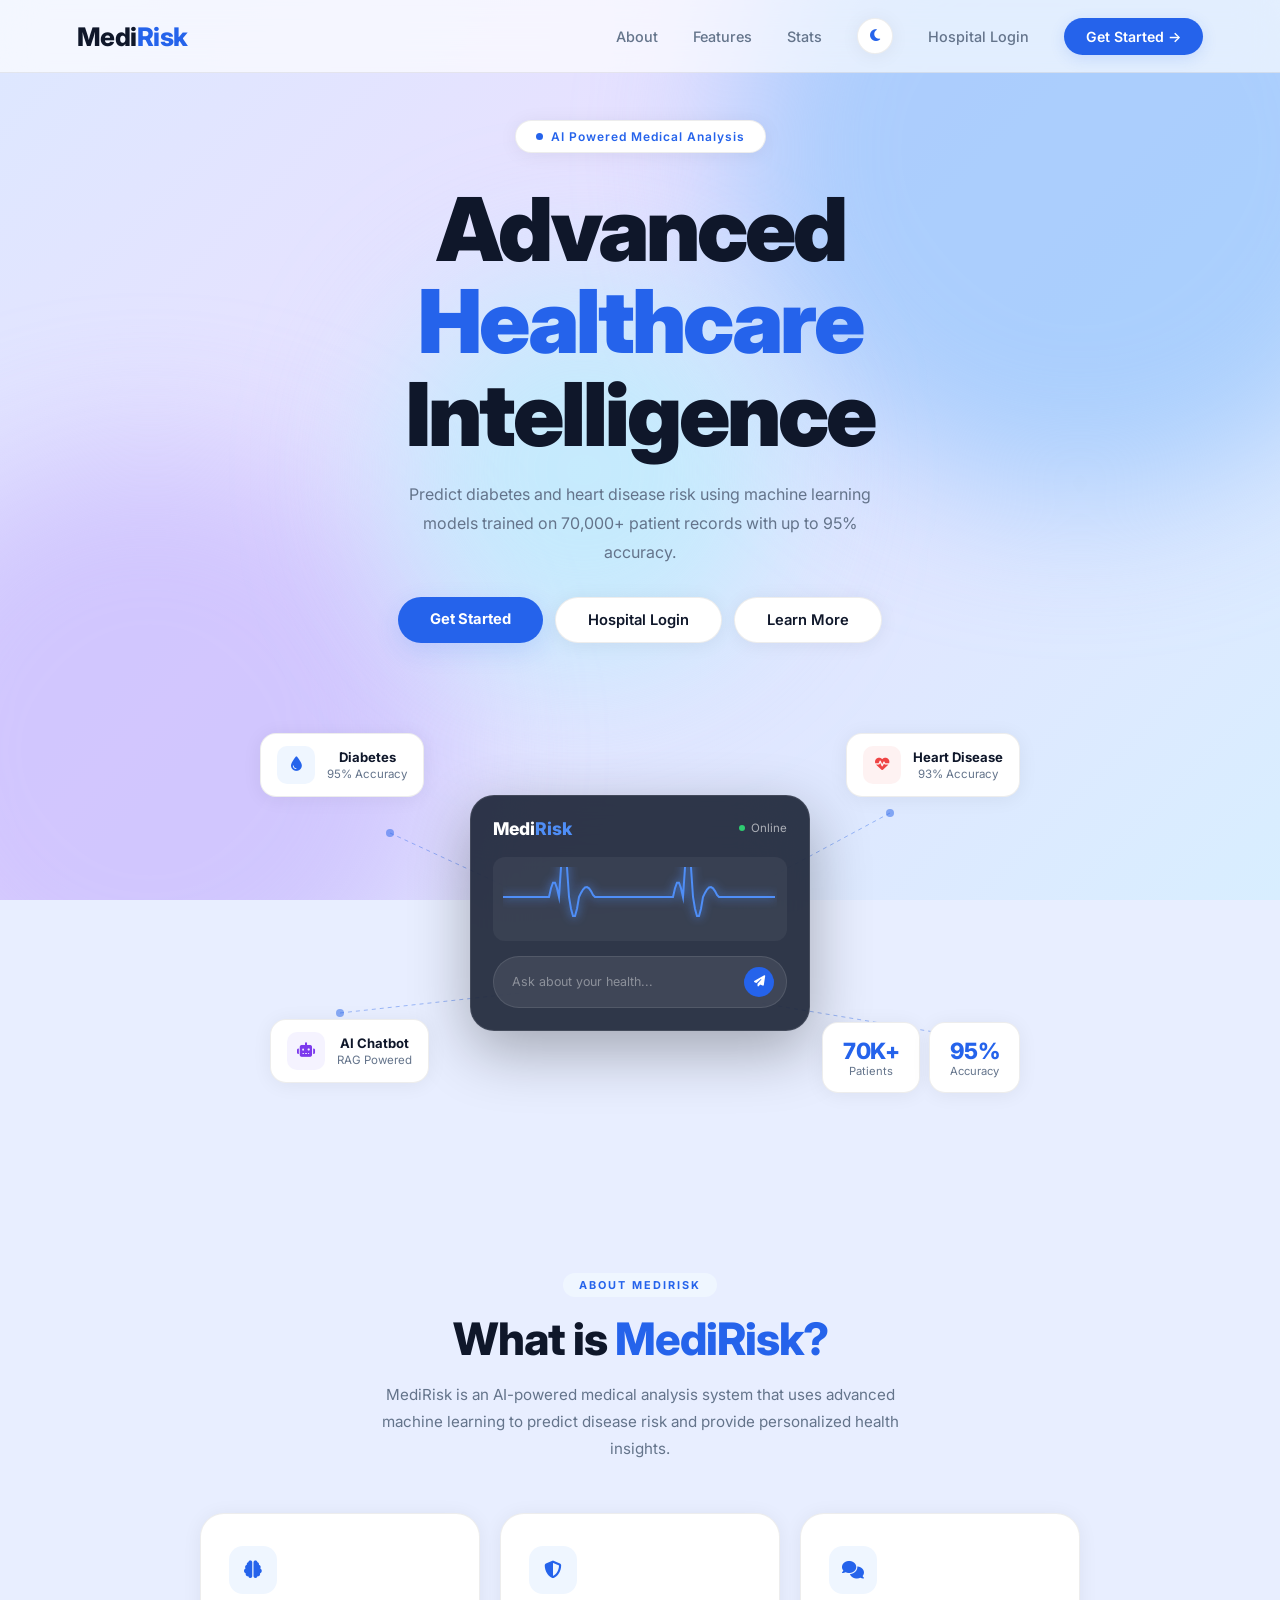
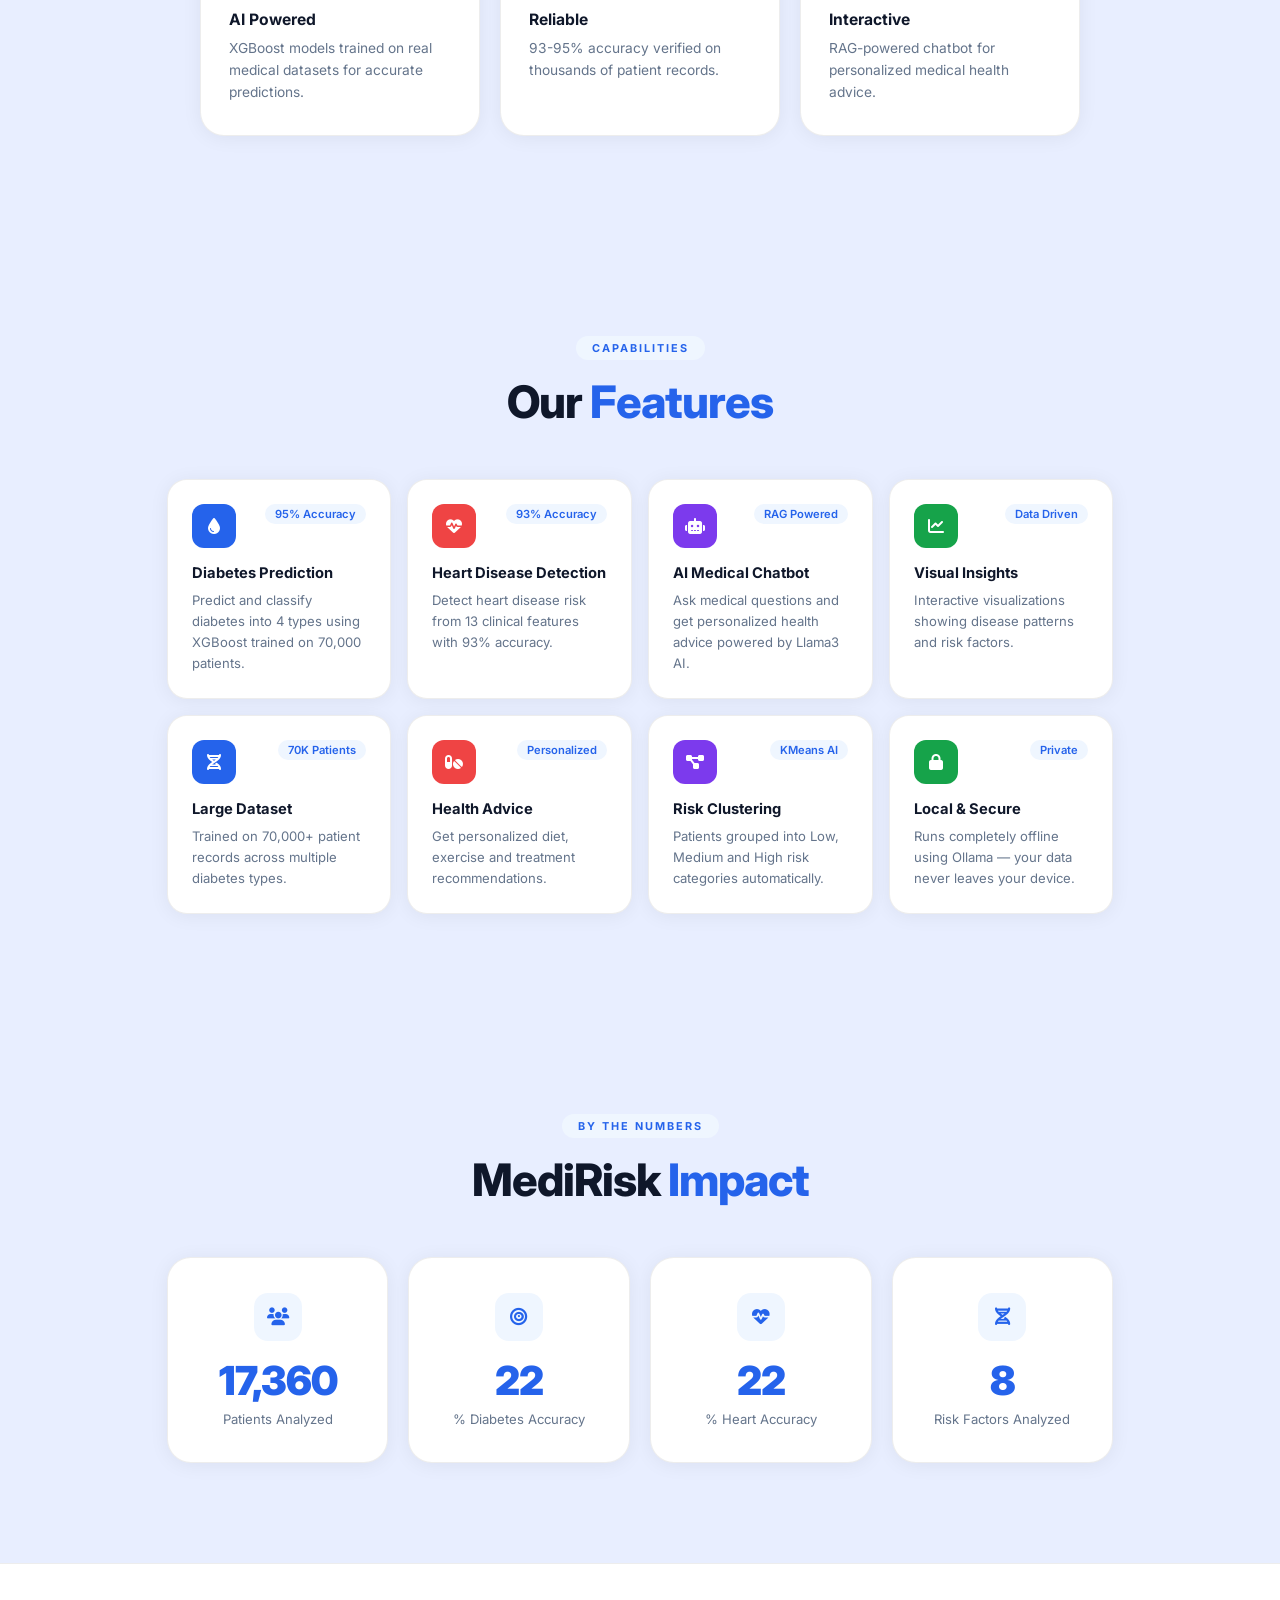
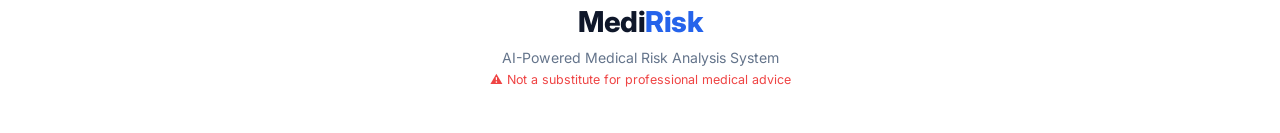
<file: ui/index.html>
<!DOCTYPE html>
<html lang="en" data-theme="light">
<head>
    <meta charset="UTF-8">
    <meta name="viewport" content="width=device-width, initial-scale=1.0">
    <title>MediRisk — AI Medical Analysis</title>
    <link rel="stylesheet" href="css/style.css">
    <link href="https://fonts.googleapis.com/css2?family=Inter:wght@300;400;500;600;700;800;900&display=swap" rel="stylesheet">
    <link rel="stylesheet" href="https://cdnjs.cloudflare.com/ajax/libs/font-awesome/6.4.0/css/all.min.css">
</head>
<body>

    <div class="bg-wrap">
        <div class="blob blob-1"></div>
        <div class="blob blob-2"></div>
        <div class="blob blob-3"></div>
    </div>

    <!-- Navbar -->
    <nav class="navbar">
        <div class="logo">Medi<span>Risk</span></div>
        <ul class="nav-links">
            <li><a href="#about">About</a></li>
            <li><a href="#features">Features</a></li>
            <li><a href="#stats">Stats</a></li>
            <li>
                <button class="theme-toggle" onclick="toggleTheme()">
                    <i class="fas fa-moon" id="theme-icon"></i>
                </button>
            </li>
            <li><a href="hospital-login.html">Hospital Login</a></li>
            <li><a href="chatbot.html" class="btn-nav">Get Started →</a></li>
        </ul>
    </nav>

    <!-- Hero -->
    <section class="hero" id="home">
        <div class="hero-badge">
            <span class="badge-dot"></span>
            AI Powered Medical Analysis
        </div>
        <h1>Advanced<br><span>Healthcare</span><br>Intelligence</h1>
        <p>Predict diabetes and heart disease risk using machine learning models trained on 70,000+ patient records with up to 95% accuracy.</p>
        <div class="hero-buttons">
            <a href="chatbot.html" class="btn-primary">Get Started</a>
            <a href="hospital-login.html" class="btn-outline">Hospital Login</a>
            <a href="#about" class="btn-outline">Learn More</a>
        </div>

        <!-- Floating Hero Visual -->
        <div class="hero-visual-wrap">

            <!-- Center Dark Card -->
            <div class="hero-center-card">
                <div class="hcc-header">
                    <div class="hcc-logo">Medi<span>Risk</span></div>
                    <span class="hcc-status"><span class="status-dot"></span> Online</span>
                </div>
                <div class="hcc-ecg">
                    <canvas id="heartbeat"></canvas>
                </div>
                <div class="hcc-input">
                    <span>Ask about your health...</span>
                    <button><i class="fas fa-paper-plane"></i></button>
                </div>
            </div>

            <!-- Floating Stats -->
            <div class="float-el fe-1">
                <div class="fe-icon"><i class="fas fa-tint"></i></div>
                <div>
                    <h4>Diabetes</h4>
                    <p>95% Accuracy</p>
                </div>
            </div>

            <div class="float-el fe-2">
                <div class="fe-icon red"><i class="fas fa-heartbeat"></i></div>
                <div>
                    <h4>Heart Disease</h4>
                    <p>93% Accuracy</p>
                </div>
            </div>

            <div class="float-el fe-3">
                <div class="fe-icon purple"><i class="fas fa-robot"></i></div>
                <div>
                    <h4>AI Chatbot</h4>
                    <p>RAG Powered</p>
                </div>
            </div>

            <div class="float-stat fs-1">
                <h3>70K+</h3>
                <p>Patients</p>
            </div>

            <div class="float-stat fs-2">
                <h3>95%</h3>
                <p>Accuracy</p>
            </div>

            <!-- Connector Lines SVG -->
            <svg class="connectors" viewBox="0 0 800 400" xmlns="http://www.w3.org/2000/svg">
                <line x1="150" y1="120" x2="280" y2="180" stroke="#2563eb" stroke-width="1" stroke-dasharray="4,4" opacity="0.4"/>
                <line x1="650" y1="100" x2="520" y2="170" stroke="#2563eb" stroke-width="1" stroke-dasharray="4,4" opacity="0.4"/>
                <line x1="100" y1="300" x2="280" y2="280" stroke="#2563eb" stroke-width="1" stroke-dasharray="4,4" opacity="0.4"/>
                <line x1="700" y1="320" x2="520" y2="290" stroke="#2563eb" stroke-width="1" stroke-dasharray="4,4" opacity="0.4"/>
                <circle cx="150" cy="120" r="4" fill="#2563eb" opacity="0.5"/>
                <circle cx="650" cy="100" r="4" fill="#2563eb" opacity="0.5"/>
                <circle cx="100" cy="300" r="4" fill="#2563eb" opacity="0.5"/>
                <circle cx="700" cy="320" r="4" fill="#2563eb" opacity="0.5"/>
            </svg>

        </div>
    </section>

    <!-- About -->
    <section class="about" id="about">
        <div class="container">
            <div class="section-label">ABOUT MEDIRISK</div>
            <h2>What is <span>MediRisk?</span></h2>
            <p class="section-desc">MediRisk is an AI-powered medical analysis system that uses advanced machine learning to predict disease risk and provide personalized health insights.</p>
            <div class="about-grid">
                <div class="about-card">
                    <div class="about-icon"><i class="fas fa-brain"></i></div>
                    <h3>AI Powered</h3>
                    <p>XGBoost models trained on real medical datasets for accurate predictions.</p>
                </div>
                <div class="about-card">
                    <div class="about-icon"><i class="fas fa-shield-alt"></i></div>
                    <h3>Reliable</h3>
                    <p>93-95% accuracy verified on thousands of patient records.</p>
                </div>
                <div class="about-card">
                    <div class="about-icon"><i class="fas fa-comments"></i></div>
                    <h3>Interactive</h3>
                    <p>RAG-powered chatbot for personalized medical health advice.</p>
                </div>
            </div>
        </div>
    </section>

    <!-- Features -->
    <section class="features" id="features">
        <div class="container">
            <div class="section-label">CAPABILITIES</div>
            <h2>Our <span>Features</span></h2>
            <div class="features-grid">
                <div class="feature-card">
                    <div class="feature-top">
                        <div class="feature-icon blue"><i class="fas fa-tint"></i></div>
                        <span class="feature-tag">95% Accuracy</span>
                    </div>
                    <h3>Diabetes Prediction</h3>
                    <p>Predict and classify diabetes into 4 types using XGBoost trained on 70,000 patients.</p>
                </div>
                <div class="feature-card">
                    <div class="feature-top">
                        <div class="feature-icon red"><i class="fas fa-heartbeat"></i></div>
                        <span class="feature-tag">93% Accuracy</span>
                    </div>
                    <h3>Heart Disease Detection</h3>
                    <p>Detect heart disease risk from 13 clinical features with 93% accuracy.</p>
                </div>
                <div class="feature-card">
                    <div class="feature-top">
                        <div class="feature-icon purple"><i class="fas fa-robot"></i></div>
                        <span class="feature-tag">RAG Powered</span>
                    </div>
                    <h3>AI Medical Chatbot</h3>
                    <p>Ask medical questions and get personalized health advice powered by Llama3 AI.</p>
                </div>
                <div class="feature-card">
                    <div class="feature-top">
                        <div class="feature-icon green"><i class="fas fa-chart-line"></i></div>
                        <span class="feature-tag">Data Driven</span>
                    </div>
                    <h3>Visual Insights</h3>
                    <p>Interactive visualizations showing disease patterns and risk factors.</p>
                </div>
                <div class="feature-card">
                    <div class="feature-top">
                        <div class="feature-icon blue"><i class="fas fa-dna"></i></div>
                        <span class="feature-tag">70K Patients</span>
                    </div>
                    <h3>Large Dataset</h3>
                    <p>Trained on 70,000+ patient records across multiple diabetes types.</p>
                </div>
                <div class="feature-card">
                    <div class="feature-top">
                        <div class="feature-icon red"><i class="fas fa-pills"></i></div>
                        <span class="feature-tag">Personalized</span>
                    </div>
                    <h3>Health Advice</h3>
                    <p>Get personalized diet, exercise and treatment recommendations.</p>
                </div>
                <div class="feature-card">
                    <div class="feature-top">
                        <div class="feature-icon purple"><i class="fas fa-project-diagram"></i></div>
                        <span class="feature-tag">KMeans AI</span>
                    </div>
                    <h3>Risk Clustering</h3>
                    <p>Patients grouped into Low, Medium and High risk categories automatically.</p>
                </div>
                <div class="feature-card">
                    <div class="feature-top">
                        <div class="feature-icon green"><i class="fas fa-lock"></i></div>
                        <span class="feature-tag">Private</span>
                    </div>
                    <h3>Local & Secure</h3>
                    <p>Runs completely offline using Ollama — your data never leaves your device.</p>
                </div>
            </div>
        </div>
    </section>

    <!-- Stats -->
    <section class="stats" id="stats">
        <div class="container">
            <div class="section-label">BY THE NUMBERS</div>
            <h2>MediRisk <span>Impact</span></h2>
            <div class="stats-grid">
                <div class="stat-card">
                    <div class="stat-icon"><i class="fas fa-users"></i></div>
                    <h2 class="counter" data-target="70000">0</h2>
                    <p>Patients Analyzed</p>
                </div>
                <div class="stat-card">
                    <div class="stat-icon"><i class="fas fa-bullseye"></i></div>
                    <h2 class="counter" data-target="95">0</h2>
                    <p>% Diabetes Accuracy</p>
                </div>
                <div class="stat-card">
                    <div class="stat-icon"><i class="fas fa-heartbeat"></i></div>
                    <h2 class="counter" data-target="93">0</h2>
                    <p>% Heart Accuracy</p>
                </div>
                <div class="stat-card">
                    <div class="stat-icon"><i class="fas fa-dna"></i></div>
                    <h2 class="counter" data-target="34">0</h2>
                    <p>Risk Factors Analyzed</p>
                </div>
            </div>
        </div>
    </section>

    <!-- Footer -->
    <footer>
        <div class="footer-inner">
            <div class="logo">Medi<span>Risk</span></div>
            <p>AI-Powered Medical Risk Analysis System</p>
            <p class="disclaimer">⚠️ Not a substitute for professional medical advice</p>
        </div>
    </footer>

    <script src="js/main.js"></script>
</body>
</html>
</file>
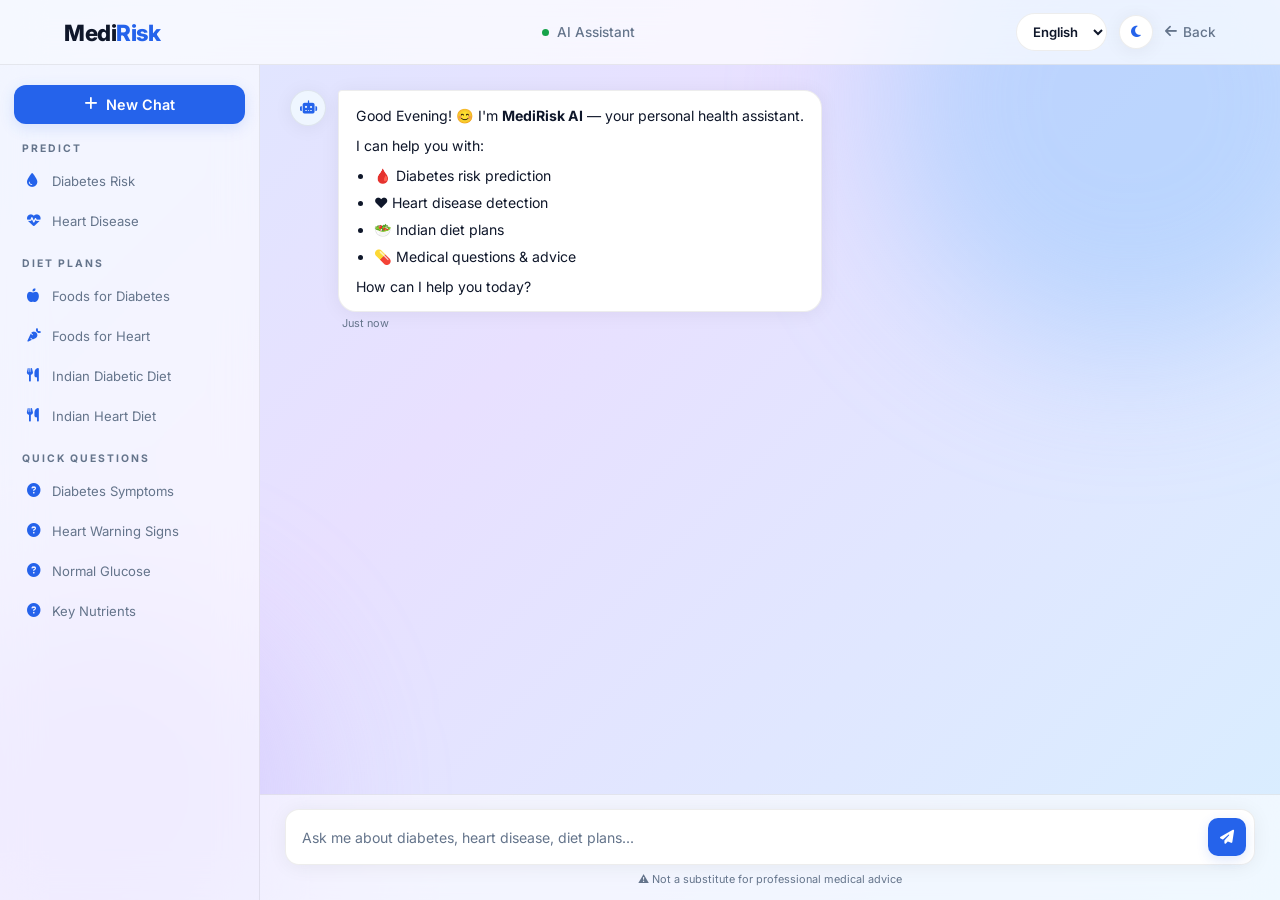
<file: ui/chatbot.html>
<!DOCTYPE html>
<html lang="en" data-theme="light">
<head>
    <meta charset="UTF-8">
    <meta name="viewport" content="width=device-width, initial-scale=1.0">
    <title>MediRisk — AI Medical Chatbot</title>
    <link rel="stylesheet" href="css/chatbot.css">
    <link href="https://fonts.googleapis.com/css2?family=Inter:wght@300;400;500;600;700;800&display=swap" rel="stylesheet">
    <link rel="stylesheet" href="https://cdnjs.cloudflare.com/ajax/libs/font-awesome/6.4.0/css/all.min.css">
</head>
<body>
    <div class="bg-wrap">
        <div class="blob blob-1"></div>
        <div class="blob blob-2"></div>
    </div>

    <nav class="navbar">
        <a href="index.html" class="logo">Medi<span>Risk</span></a>
        <div class="nav-center">
            <span class="nav-status">
                <span class="status-dot"></span>
                AI Assistant
            </span>
        </div>
        <div class="nav-right">
            <select class="language-select" id="language-select" onchange="setSelectedLanguage(this.value)">
                <option value="en">English</option>
                <option value="te">తెలుగు</option>
                <option value="hi">हिन्दी</option>
            </select>
            <button class="theme-toggle" onclick="toggleTheme()">
                <i class="fas fa-moon" id="theme-icon"></i>
            </button>
            <a href="index.html" class="btn-back">
                <i class="fas fa-arrow-left"></i> Back
            </a>
        </div>
    </nav>

    <div class="chat-layout">
        <div class="sidebar">
            <button class="btn-new-chat" onclick="newChat()">
                <i class="fas fa-plus"></i> New Chat
            </button>

            <div class="sidebar-section">
                <p class="sidebar-label">PREDICT</p>
                <button class="sidebar-btn" onclick="showPredictForm('diabetes')">
                    <i class="fas fa-tint"></i> Diabetes Risk
                </button>
                <button class="sidebar-btn" onclick="showPredictForm('heart')">
                    <i class="fas fa-heartbeat"></i> Heart Disease
                </button>
            </div>

            <div class="sidebar-section">
                <p class="sidebar-label">DIET PLANS</p>
                <button class="sidebar-btn" onclick="quickAsk('What foods are good for diabetes?')">
                    <i class="fas fa-apple-alt"></i> Foods for Diabetes
                </button>
                <button class="sidebar-btn" onclick="quickAsk('What foods are good for heart health?')">
                    <i class="fas fa-carrot"></i> Foods for Heart
                </button>
                <button class="sidebar-btn" onclick="quickAsk('Give me an Indian diet plan for diabetes')">
                    <i class="fas fa-utensils"></i> Indian Diabetic Diet
                </button>
                <button class="sidebar-btn" onclick="quickAsk('Give me an Indian diet plan for heart disease')">
                    <i class="fas fa-utensils"></i> Indian Heart Diet
                </button>
            </div>

            <div class="sidebar-section">
                <p class="sidebar-label">QUICK QUESTIONS</p>
                <button class="sidebar-btn" onclick="quickAsk('What are symptoms of diabetes?')">
                    <i class="fas fa-question-circle"></i> Diabetes Symptoms
                </button>
                <button class="sidebar-btn" onclick="quickAsk('What are warning signs of heart disease?')">
                    <i class="fas fa-question-circle"></i> Heart Warning Signs
                </button>
                <button class="sidebar-btn" onclick="quickAsk('What is normal blood glucose level?')">
                    <i class="fas fa-question-circle"></i> Normal Glucose
                </button>
                <button class="sidebar-btn" onclick="quickAsk('What nutrients help control blood sugar?')">
                    <i class="fas fa-question-circle"></i> Key Nutrients
                </button>
            </div>
        </div>

        <div class="chat-main">
            <div class="chat-messages" id="chat-messages">
                <div class="message bot-message">
                    <div class="message-avatar">
                        <i class="fas fa-robot"></i>
                    </div>
                    <div class="message-content">
                        <div class="message-bubble">
                            <p id="welcome-message">Hello! 😊 I'm <strong>MediRisk AI</strong></p>
                        </div>
                        <span class="message-time">Just now</span>
                    </div>
                </div>
            </div>

            <div class="predict-form" id="predict-form" style="display:none;">
                <div class="form-header">
                    <h3 id="form-title">Risk Assessment</h3>
                    <button onclick="closePredictForm()">
                        <i class="fas fa-times"></i>
                    </button>
                </div>
                <div class="form-body" id="form-body"></div>
                <div class="form-footer">
                    <button class="btn-predict" onclick="submitPrediction()">
                        <i class="fas fa-microscope"></i> Analyze
                    </button>
                </div>
            </div>

            <div class="chat-input-area">
                <div class="input-wrapper">
                    <input type="text" id="chat-input"
                           placeholder="Ask me about diabetes, heart disease, diet plans..."
                           onkeypress="handleKeyPress(event)"/>
                    <button class="btn-send" onclick="sendMessage()">
                        <i class="fas fa-paper-plane"></i>
                    </button>
                </div>
                <p class="input-disclaimer">⚠️ Not a substitute for professional medical advice</p>
            </div>
        </div>
    </div>

    <script src="js/chatbot.js"></script>
</body>
</html>
</file>
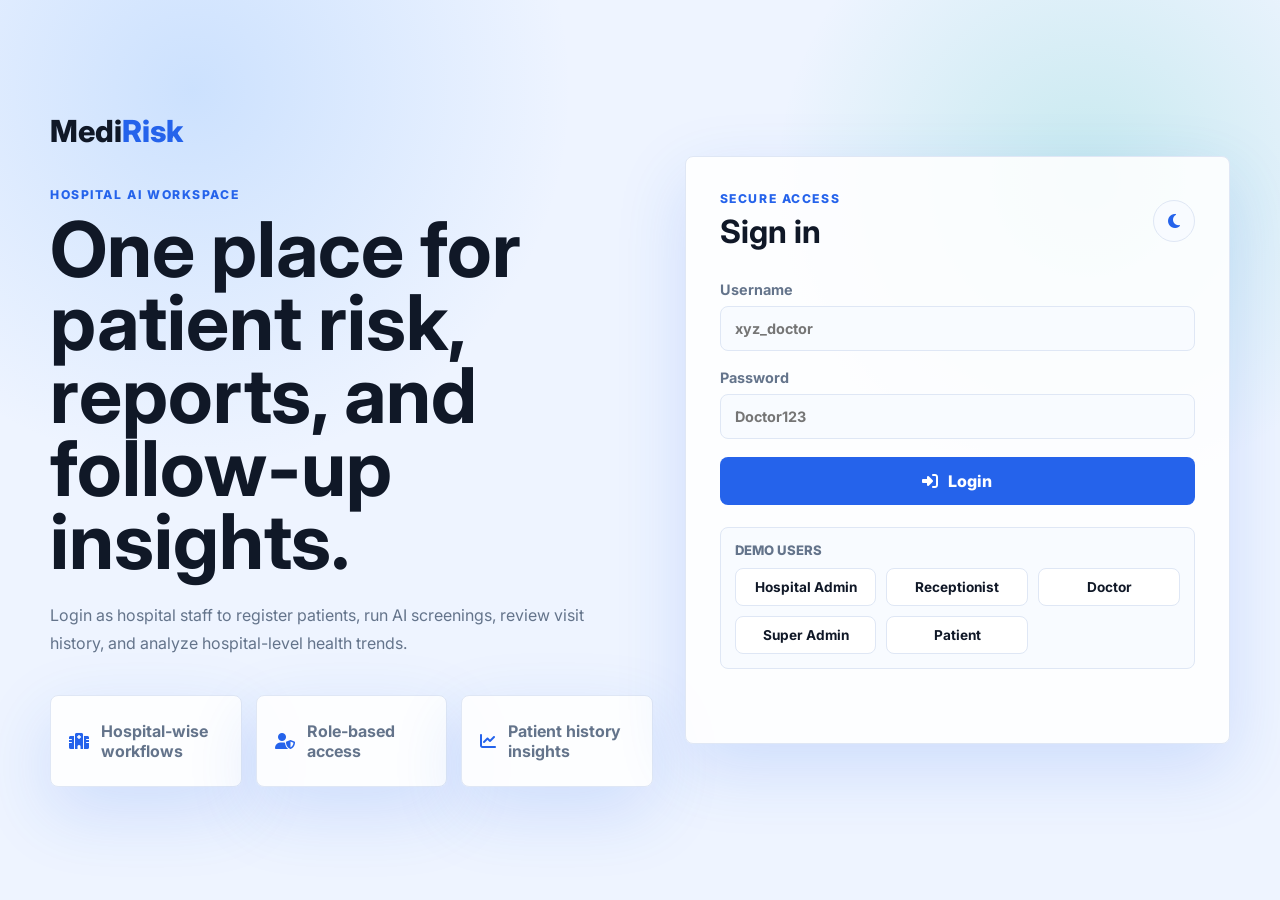
<file: ui/doctor.html>
<!DOCTYPE html>
<html lang="en" data-theme="light">
<head>
    <meta charset="UTF-8">
    <meta name="viewport" content="width=device-width, initial-scale=1.0">
    <title>MediRisk - Doctor</title>
    <link rel="stylesheet" href="css/doctor.css">
</head>
<body>
    <aside>
        <h1>Medi<span>Risk</span></h1>
        <p id="user-name">Doctor</p>
        <small id="hospital-name">Hospital</small>
        <button data-view="overview" class="active">Overview</button>
        <button data-view="patients">Registered Patients</button>
        <button data-view="reports">Patient Reports</button>
        <button data-view="prediction">Quick Prediction</button>
        <button data-view="summary">Give Summary</button>
        <button data-view="insights">Insights</button>
        <button data-view="chats">Patient Chats</button>
        <button id="logout-btn">Logout</button>
    </aside>
    <main>
        <header><div><small id="header-hospital">Hospital</small><h2 id="page-title">Overview</h2></div></header>
        <section id="view-overview" class="view active">
            <div class="metrics" id="metrics"></div>
        </section>
        <section id="view-patients" class="view">
            <div class="panel">
                <div class="section-head">
                    <div>
                        <h3>Registered Patients</h3>
                        <p>Select a patient to review reports, insights, or give a patient-facing summary.</p>
                    </div>
                    <button type="button" class="secondary-btn" onclick="openSummaryFromPatients()">Give Summary</button>
                </div>
                <div class="row"><input id="patient-search" placeholder="Search name, phone, or UID"><button id="patient-search-btn">Search</button></div>
                <div id="patient-results" class="list"></div>
            </div>
        </section>
        <section id="view-reports" class="view">
            <div class="panel"><h3>Create Patient Report</h3><form id="report-form" class="grid"></form><p id="report-message"></p><div id="report-output" class="list"></div></div>
        </section>
        <section id="view-prediction" class="view">
            <div class="panel">
                <h3>Quick Prediction</h3>
                <p>Run diabetes or simple heart screening without saving a patient report.</p>
                <form id="standalone-prediction-form" class="grid"></form>
                <p id="standalone-prediction-message"></p>
                <div id="standalone-prediction-output" class="list"></div>
            </div>
        </section>
        <section id="view-summary" class="view">
            <div class="panel">
                <h3>Give Summary to Patient</h3>
                <p>Select a registered patient, then write clear suggestions the patient can read in their portal.</p>
                <form id="doctor-summary-form" class="grid">
                    <label>Patient ID<input id="summary-patient-id" type="number" min="1" required></label>
                    <label>Patient Summary<textarea id="summary-text" required placeholder="Explain the patient's current condition in simple words."></textarea></label>
                    <label>Medication Suggestions<textarea id="summary-medication" placeholder="Mention medication advice only if reviewed by the doctor."></textarea></label>
                    <label>Lifestyle / Diet Suggestions<textarea id="summary-lifestyle" placeholder="Diet, exercise, monitoring, precautions."></textarea></label>
                    <label>Follow-up Advice<textarea id="summary-followup" placeholder="Next review date, tests, warning signs."></textarea></label>
                    <button type="submit">Save Patient Summary</button>
                </form>
                <p id="summary-message"></p>
                <div id="summary-output" class="list"></div>
            </div>
        </section>
        <section id="view-insights" class="view">
            <div class="panel"><h3>Patient Insights</h3><div class="row"><input id="insight-patient-id" type="number" placeholder="Patient ID"><button id="load-insights-btn">Load</button></div><div id="insight-output" class="list"></div></div>
        </section>
        <section id="view-chats" class="view">
            <div class="panel"><h3>Patient Chats</h3><p>Read-only patient chat history will appear here after chat persistence is enabled.</p></div>
        </section>
    </main>
    <script src="js/hospital-api.js"></script>
    <script src="js/role-common.js"></script>
    <script src="js/doctor.js"></script>
</body>
</html>
</file>
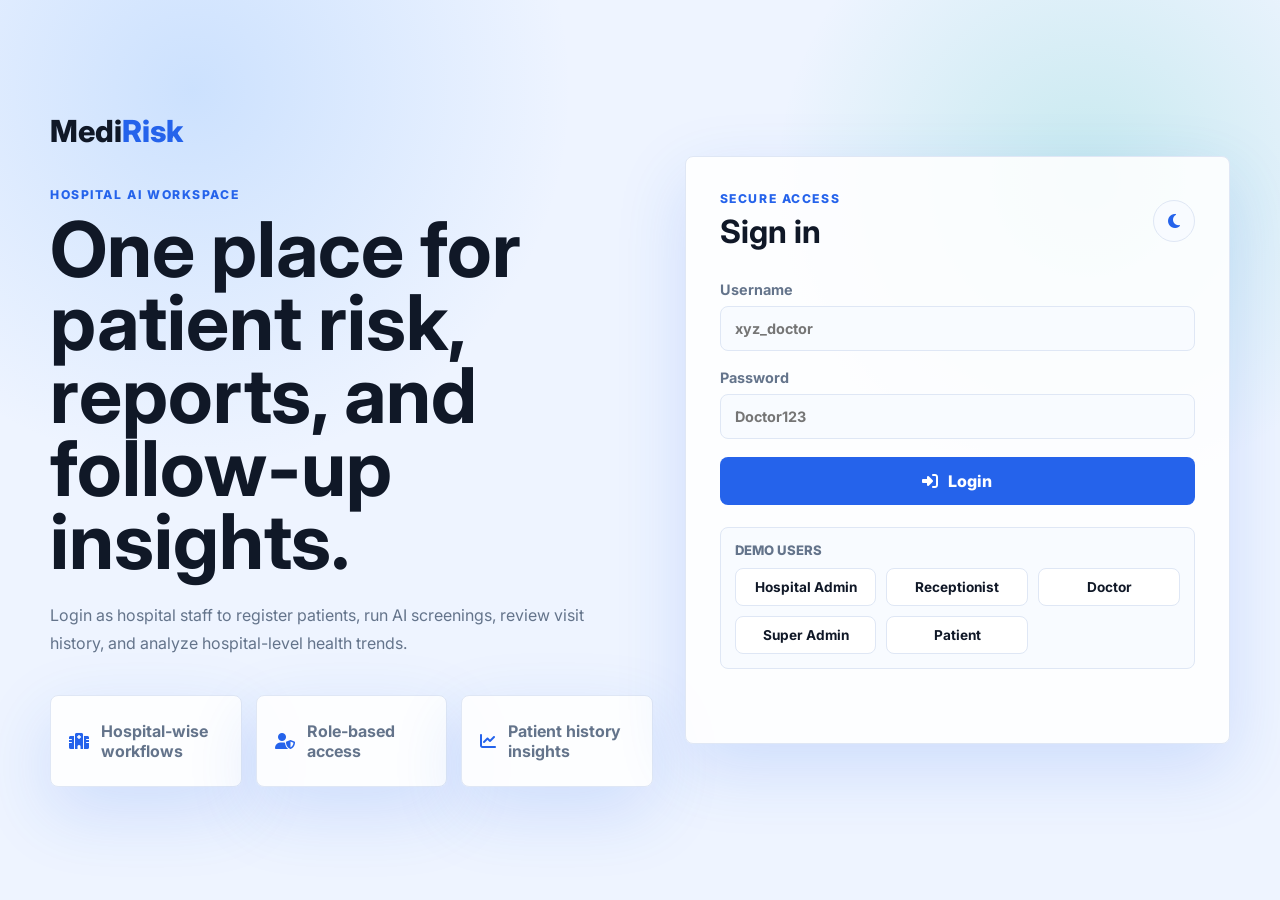
<file: ui/hospital-admin.html>
<!DOCTYPE html>
<html lang="en" data-theme="light">
<head>
    <meta charset="UTF-8">
    <meta name="viewport" content="width=device-width, initial-scale=1.0">
    <title>MediRisk - Hospital Admin</title>
    <link rel="stylesheet" href="css/hospital-admin.css">
    <link rel="stylesheet" href="https://cdnjs.cloudflare.com/ajax/libs/font-awesome/6.4.0/css/all.min.css">
</head>
<body>
    <aside>
        <h1>Medi<span>Risk</span></h1>
        <p id="user-name">Hospital Admin</p>
        <small id="hospital-name">Hospital</small>
        <button data-view="overview" class="active">Overview</button>
        <button id="patients-workflow-btn" data-view="patients">Patients & Reports</button>
        <button data-view="prediction">Quick Prediction</button>
        <button data-view="insights">Patient Insights</button>
        <button data-view="portal-access">Patient Portal Access</button>
        <button data-view="chats">Patient Chats</button>
        <button id="logout-btn">Logout</button>
    </aside>
    <main>
        <header>
            <div>
                <small id="header-hospital">Hospital Workspace</small>
                <h2 id="page-title">Overview</h2>
            </div>
            <button id="theme-toggle"><i id="theme-icon" class="fas fa-moon"></i></button>
        </header>
        <section id="view-overview" class="view active">
            <div class="metrics" id="metrics"></div>
        </section>
        <section id="view-patients" class="view">
            <div id="registered-patients-panel" class="panel">
                <div class="section-head">
                    <div>
                        <h3>Registered Patients</h3>
                        <p>View patient details, open insights, or start a new report.</p>
                    </div>
                    <button type="button" class="secondary-btn" onclick="openPatientWorkflow()">Add Patient / Report</button>
                </div>
                <div class="row"><input id="patient-search" placeholder="Search name, phone, or UID"><button id="patient-search-btn">Search</button></div>
                <div id="patient-results" class="list"></div>
            </div>
            <div class="panel patient-action-panel">
                <h3>Register Patient</h3>
                <form id="patient-form" class="grid">
                    <label>Full Name<input id="patient-name" required></label>
                    <label>Date of Birth<input id="patient-dob" type="date"></label>
                    <label>Gender<select id="patient-gender"><option value="unknown">Unknown</option><option value="male">Male</option><option value="female">Female</option><option value="other">Other</option></select></label>
                    <label>Phone<input id="patient-phone"></label>
                    <label>Language<select id="patient-language"><option value="en">English</option><option value="te">Telugu</option><option value="hi">Hindi</option></select></label>
                    <label>Address<input id="patient-address"></label>
                    <button type="submit">Register Patient</button>
                </form>
                <p id="patient-message"></p>
            </div>
            <div class="panel patient-action-panel">
                <h3>Create Patient Report</h3>
                <form id="report-form" class="grid"></form>
                <p id="report-message"></p>
                <div id="report-output" class="list"></div>
            </div>
        </section>
        <section id="view-insights" class="view">
            <div class="panel">
                <h3>Patient Insights</h3>
                <div class="row"><input id="insight-patient-id" type="number" placeholder="Patient ID"><button id="load-insights-btn">Load</button></div>
                <div id="insight-output" class="list"></div>
            </div>
        </section>
        <section id="view-prediction" class="view">
            <div class="panel">
                <h3>Quick Prediction</h3>
                <p>Run diabetes or simple heart screening without saving a patient report.</p>
                <form id="standalone-prediction-form" class="grid"></form>
                <p id="standalone-prediction-message"></p>
                <div id="standalone-prediction-output" class="list"></div>
            </div>
        </section>
        <section id="view-portal-access" class="view">
            <div class="panel">
                <h3>Patient Portal Access</h3>
                <p>View patient username and generate a new temporary password when needed.</p>
                <div class="row">
                    <input id="portal-patient-id" type="number" min="1" placeholder="Patient ID">
                    <button id="load-portal-btn">Load Access</button>
                </div>
                <div id="portal-access-output" class="list"></div>
            </div>
        </section>
        <section id="view-chats" class="view">
            <div class="panel"><h3>Patient Chats</h3><p>Staff can review stored chat history here after chat persistence is enabled. Patients use their own chatbot page.</p></div>
        </section>
    </main>
    <script src="js/hospital-api.js"></script>
    <script src="js/role-common.js"></script>
    <script src="js/hospital-admin.js"></script>
</body>
</html>
</file>
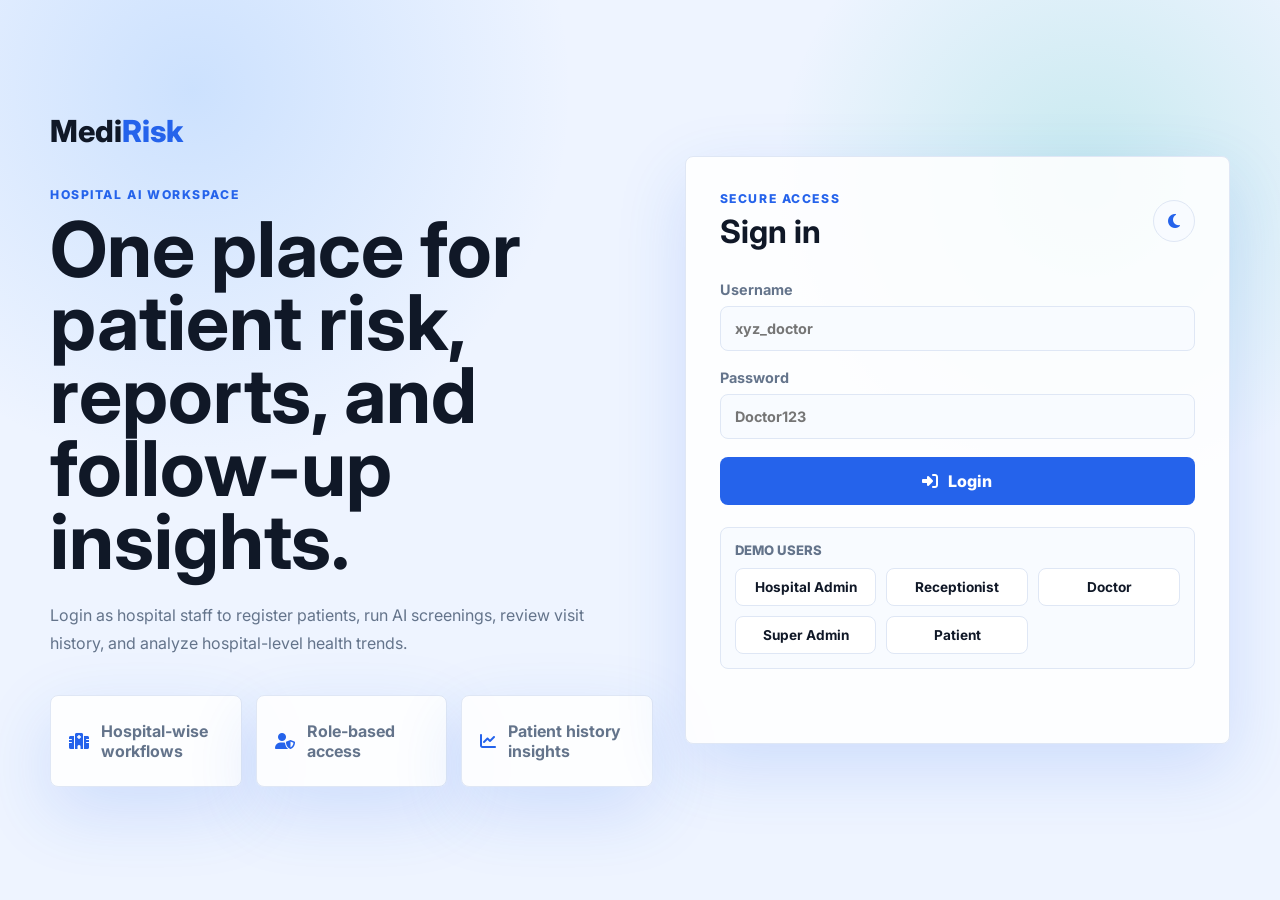
<file: ui/hospital-dashboard.html>
<!DOCTYPE html>
<html lang="en" data-theme="light">
<head>
    <meta charset="UTF-8">
    <meta name="viewport" content="width=device-width, initial-scale=1.0">
    <title>MediRisk - Hospital Workspace</title>
    <link rel="stylesheet" href="css/hospital.css">
    <link href="https://fonts.googleapis.com/css2?family=Inter:wght@300;400;500;600;700;800&display=swap" rel="stylesheet">
    <link rel="stylesheet" href="https://cdnjs.cloudflare.com/ajax/libs/font-awesome/6.4.0/css/all.min.css">
</head>
<body>
    <div class="dashboard-shell">
        <aside class="dash-sidebar">
            <a href="index.html" class="brand">Medi<span>Risk</span></a>
            <div class="user-card">
                <div class="user-avatar"><i class="fas fa-user-md"></i></div>
                <div>
                    <strong id="user-name">Loading...</strong>
                    <span id="user-role">Role</span>
                </div>
            </div>
            <nav class="dash-nav">
                <button class="active" data-view="overview"><i class="fas fa-chart-pie"></i> Overview</button>
                <button data-view="patients"><i class="fas fa-users"></i> Register Patients</button>
                <button data-view="reports"><i class="fas fa-microscope"></i> Patient Reports</button>
                <button data-view="insights"><i class="fas fa-notes-medical"></i> Patient Insights</button>
                <button data-view="chat"><i class="fas fa-robot"></i> Patient Chatbot</button>
                <button data-view="patient-section" id="patient-section-nav"><i class="fas fa-user"></i> Patient Section</button>
                <button data-view="super-admin" id="super-admin-nav"><i class="fas fa-user-shield"></i> Super Admin</button>
            </nav>
            <button class="logout-btn" id="logout-btn"><i class="fas fa-arrow-right-from-bracket"></i> Logout</button>
        </aside>

        <main class="dash-main">
            <header class="dash-header">
                <div>
                    <p class="eyebrow" id="hospital-name">Hospital Workspace</p>
                    <h1 id="page-title">Overview</h1>
                </div>
                <div class="dash-actions">
                    <button class="secondary-btn" id="warmup-btn"><i class="fas fa-bolt"></i> Warm up AI</button>
                    <button class="icon-btn" type="button" id="theme-toggle" aria-label="Toggle theme">
                        <i class="fas fa-moon" id="theme-icon"></i>
                    </button>
                </div>
            </header>

            <section class="view-section active" id="view-overview">
                <div class="metric-grid" id="metric-grid"></div>
                <div class="two-column">
                    <div class="data-panel">
                        <h2>Risk Distribution</h2>
                        <div id="risk-distribution" class="stack-list"></div>
                    </div>
                    <div class="data-panel">
                        <h2>High Risk Patients</h2>
                        <div id="high-risk-list" class="stack-list"></div>
                    </div>
                </div>
            </section>

            <section class="view-section" id="view-patients">
                <div class="data-panel">
                    <div class="panel-heading">
                        <h2>Register Patient</h2>
                        <span>Reception workflow</span>
                    </div>
                    <form class="grid-form" id="patient-form">
                        <input id="patient-name" placeholder="Full name" required>
                        <input id="patient-dob" type="date" placeholder="Date of birth">
                        <select id="patient-gender">
                            <option value="unknown">Gender</option>
                            <option value="male">Male</option>
                            <option value="female">Female</option>
                            <option value="other">Other</option>
                        </select>
                        <input id="patient-phone" placeholder="Phone number">
                        <select id="patient-language">
                            <option value="en">English</option>
                            <option value="te">Telugu</option>
                            <option value="hi">Hindi</option>
                        </select>
                        <input id="patient-address" placeholder="Address">
                        <button class="primary-btn" type="submit"><i class="fas fa-user-plus"></i> Register</button>
                    </form>
                    <p class="form-message" id="patient-message"></p>
                </div>

                <div class="data-panel">
                    <div class="panel-heading">
                        <h2>Search Patients</h2>
                        <span>UID, name, or phone</span>
                    </div>
                    <div class="search-row">
                        <input id="patient-search" placeholder="Search Rahul / phone / MRP...">
                        <button class="secondary-btn" id="patient-search-btn"><i class="fas fa-search"></i> Search</button>
                    </div>
                    <div id="patient-results" class="stack-list"></div>
                </div>
            </section>

            <section class="view-section" id="view-reports">
                <div class="data-panel">
                    <div class="panel-heading">
                        <h2>Create Visit & Save Prediction</h2>
                        <span>Staff-only report workflow</span>
                    </div>
                    <form class="grid-form" id="report-form">
                        <label class="field">Patient ID
                            <input id="report-patient-id" type="number" min="1" required>
                        </label>
                        <label class="field">Report Type
                            <select id="report-type">
                                <option value="diabetes">Diabetes Report</option>
                                <option value="heart_simple">Simple Heart Screening</option>
                            </select>
                        </label>
                        <label class="field">Visit Reason
                            <input id="report-reason" value="AI screening">
                        </label>

                        <div class="form-subtitle">Diabetes values</div>
                        <label class="field">Patient Gender
                            <select id="diabetes-gender">
                                <option value="male">Male</option>
                                <option value="female">Female</option>
                                <option value="other">Other</option>
                            </select>
                        </label>
                        <label class="field" id="diabetes-pregnancies-field">Pregnancies
                            <input id="diabetes-pregnancies" type="number" step="1">
                        </label>
                        <label class="field">Glucose
                            <input id="diabetes-glucose" type="number" step="0.1">
                        </label>
                        <label class="field">Blood Pressure
                            <input id="diabetes-bp" type="number" step="0.1">
                        </label>
                        <label class="field">Skin Thickness
                            <input id="diabetes-skin" type="number" step="0.1">
                        </label>
                        <label class="field">Insulin Level
                            <input id="diabetes-insulin" type="number" step="0.1">
                        </label>
                        <label class="field">BMI
                            <input id="diabetes-bmi" type="number" step="0.1">
                        </label>
                        <label class="field">Family History Score
                            <input id="diabetes-dpf" type="number" step="0.01">
                        </label>

                        <div class="form-subtitle">Simple heart screening</div>
                        <label class="field">Age
                            <input id="heart-age" type="number" step="1">
                        </label>
                        <label class="field">Gender
                            <select id="heart-gender">
                                <option value="male">Male</option>
                                <option value="female">Female</option>
                                <option value="other">Other</option>
                            </select>
                        </label>
                        <label class="field">Do you have chest pain?
                            <select id="heart-chest-pain"><option value="0">No</option><option value="1">Yes</option></select>
                        </label>
                        <label class="field">Breathless while walking?
                            <select id="heart-breathless"><option value="0">No</option><option value="1">Yes</option></select>
                        </label>
                        <label class="field">High BP?
                            <select id="heart-high-bp"><option value="0">No</option><option value="1">Yes</option></select>
                        </label>
                        <label class="field">Diabetes?
                            <select id="heart-diabetes"><option value="0">No</option><option value="1">Yes</option></select>
                        </label>
                        <label class="field">Smoking?
                            <select id="heart-smoking"><option value="0">No</option><option value="1">Yes</option></select>
                        </label>
                        <label class="field">High cholesterol?
                            <select id="heart-cholesterol"><option value="0">No</option><option value="1">Yes</option></select>
                        </label>
                        <label class="field">Tired easily?
                            <select id="heart-tired"><option value="0">No</option><option value="1">Yes</option></select>
                        </label>
                        <label class="field">Family history?
                            <select id="heart-family"><option value="0">No</option><option value="1">Yes</option></select>
                        </label>
                        <label class="field">Poor exercise recovery?
                            <select id="heart-recovery"><option value="0">No</option><option value="1">Yes</option></select>
                        </label>
                        <label class="field">Chest pain during exercise?
                            <select id="heart-exercise-pain"><option value="0">No</option><option value="1">Yes</option></select>
                        </label>

                        <button class="primary-btn" type="submit"><i class="fas fa-save"></i> Analyze & Save</button>
                    </form>
                    <p class="form-message" id="report-message"></p>
                </div>
                <div class="data-panel">
                    <div class="panel-heading">
                        <h2>Staff Prediction Result</h2>
                        <span>Visible to hospital staff</span>
                    </div>
                    <div id="report-output" class="insight-output"></div>
                </div>
            </section>

            <section class="view-section" id="view-insights">
                <div class="data-panel">
                    <div class="panel-heading">
                        <h2>Patient Insights</h2>
                        <span>Latest vs previous visit</span>
                    </div>
                    <div class="search-row">
                        <input id="insight-patient-id" type="number" min="1" placeholder="Patient ID">
                        <button class="secondary-btn" id="load-insights-btn"><i class="fas fa-file-medical"></i> Load</button>
                    </div>
                    <div id="insight-output" class="insight-output"></div>
                </div>
            </section>

            <section class="view-section" id="view-patient-section">
                <div class="data-panel">
                    <div class="panel-heading">
                        <h2>Patient Section</h2>
                        <span>Simplified patient-facing view</span>
                    </div>
                    <div class="search-row">
                        <input id="patient-view-id" type="number" min="1" placeholder="Patient ID">
                        <button class="secondary-btn" id="load-patient-view-btn"><i class="fas fa-eye"></i> Load Patient View</button>
                    </div>
                    <div id="patient-view-output" class="insight-output"></div>
                </div>
            </section>

            <section class="view-section" id="view-super-admin">
                <div class="data-panel">
                    <div class="panel-heading">
                        <h2>Super Admin Section</h2>
                        <span>Global hospital network view</span>
                    </div>
                    <div id="super-admin-output" class="insight-output"></div>
                </div>
            </section>

            <section class="view-section" id="view-chat">
                <div class="data-panel">
                    <div class="panel-heading">
                        <h2>Patient-Aware Chatbot</h2>
                        <span>Uses stored report context</span>
                    </div>
                    <div class="search-row">
                        <input id="chat-patient-id" type="number" min="1" placeholder="Patient ID">
                        <button class="secondary-btn" id="open-chat-btn"><i class="fas fa-comments"></i> Open Chatbot</button>
                    </div>
                    <p class="muted-text">The patient ID is passed to the chatbot so responses can consider saved report history.</p>
                </div>
            </section>
        </main>
    </div>

    <script src="js/hospital-api.js"></script>
    <script src="js/hospital-dashboard.js"></script>
</body>
</html>
</file>
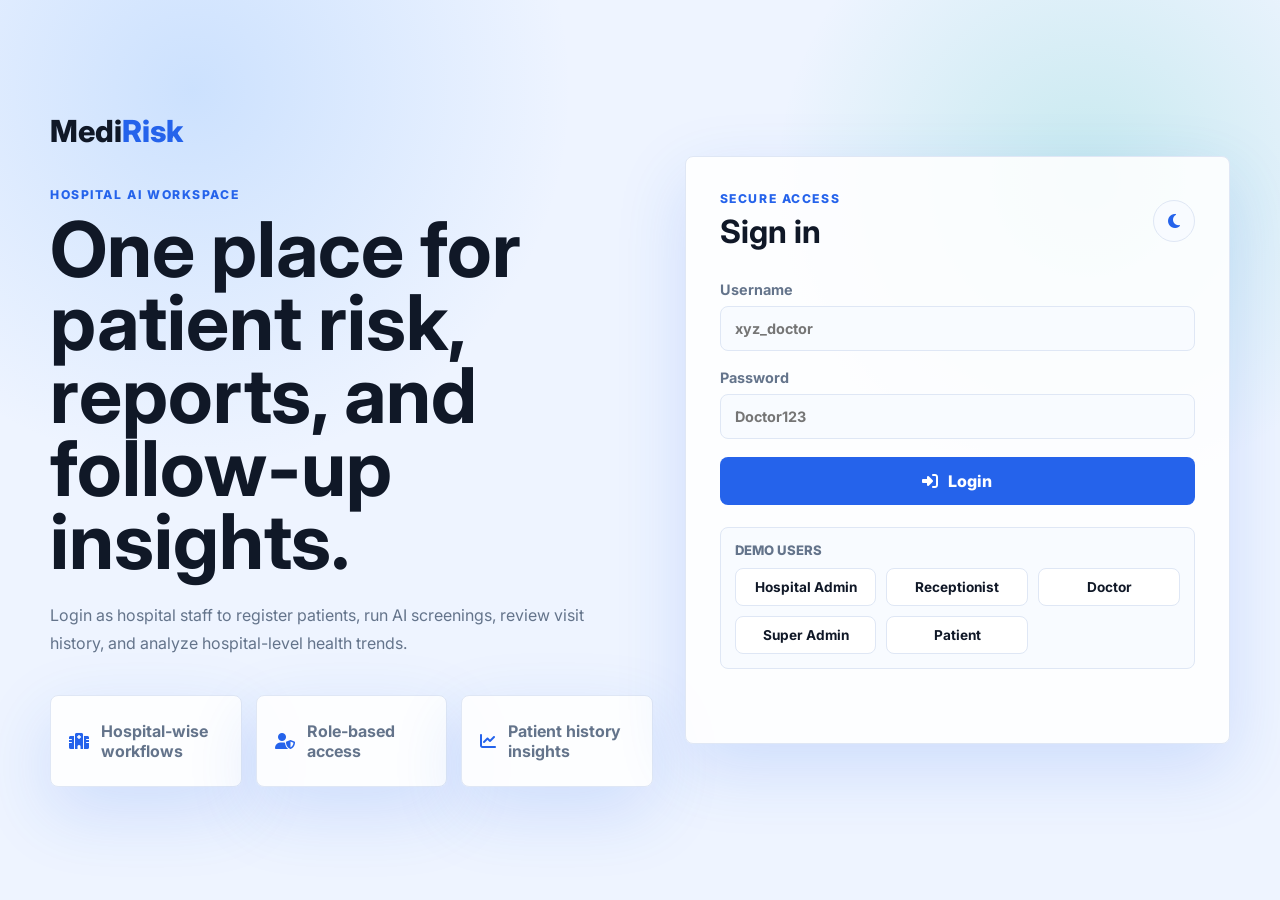
<file: ui/hospital-login.html>
<!DOCTYPE html>
<html lang="en" data-theme="light">
<head>
    <meta charset="UTF-8">
    <meta name="viewport" content="width=device-width, initial-scale=1.0">
    <title>MediRisk - Hospital Login</title>
    <link rel="stylesheet" href="css/hospital.css">
    <link href="https://fonts.googleapis.com/css2?family=Inter:wght@300;400;500;600;700;800&display=swap" rel="stylesheet">
    <link rel="stylesheet" href="https://cdnjs.cloudflare.com/ajax/libs/font-awesome/6.4.0/css/all.min.css">
</head>
<body>
    <div class="app-shell login-shell">
        <section class="login-info">
            <a href="index.html" class="brand">Medi<span>Risk</span></a>
            <div class="login-copy">
                <p class="eyebrow">Hospital AI Workspace</p>
                <h1>One place for patient risk, reports, and follow-up insights.</h1>
                <p>
                    Login as hospital staff to register patients, run AI screenings,
                    review visit history, and analyze hospital-level health trends.
                </p>
            </div>
            <div class="login-highlights">
                <div>
                    <i class="fas fa-hospital"></i>
                    <span>Hospital-wise workflows</span>
                </div>
                <div>
                    <i class="fas fa-user-shield"></i>
                    <span>Role-based access</span>
                </div>
                <div>
                    <i class="fas fa-chart-line"></i>
                    <span>Patient history insights</span>
                </div>
            </div>
        </section>

        <main class="login-panel">
            <div class="panel-top">
                <div>
                    <p class="eyebrow">Secure Access</p>
                    <h2>Sign in</h2>
                </div>
                <button class="icon-btn" type="button" id="theme-toggle" aria-label="Toggle theme">
                    <i class="fas fa-moon" id="theme-icon"></i>
                </button>
            </div>

            <form id="login-form" class="login-form">
                <label>
                    Username
                    <input type="text" id="username" autocomplete="username" placeholder="xyz_doctor" required>
                </label>

                <label>
                    Password
                    <input type="password" id="password" autocomplete="current-password" placeholder="Doctor123" required>
                </label>

                <button class="primary-btn" type="submit">
                    <i class="fas fa-right-to-bracket"></i>
                    Login
                </button>
            </form>

            <div class="demo-users">
                <p>Demo users</p>
                <button type="button" data-user="xyz_admin" data-pass="Admin123">Hospital Admin</button>
                <button type="button" data-user="xyz_reception" data-pass="Reception123">Receptionist</button>
                <button type="button" data-user="xyz_doctor" data-pass="Doctor123">Doctor</button>
                <button type="button" data-user="super_admin" data-pass="SuperAdmin123">Super Admin</button>
                <button type="button" data-user="patient_pavan" data-pass="Patient123">Patient</button>
            </div>

            <p class="form-message" id="login-message"></p>
        </main>
    </div>

    <script src="js/hospital-api.js"></script>
    <script src="js/hospital-login.js"></script>
</body>
</html>
</file>
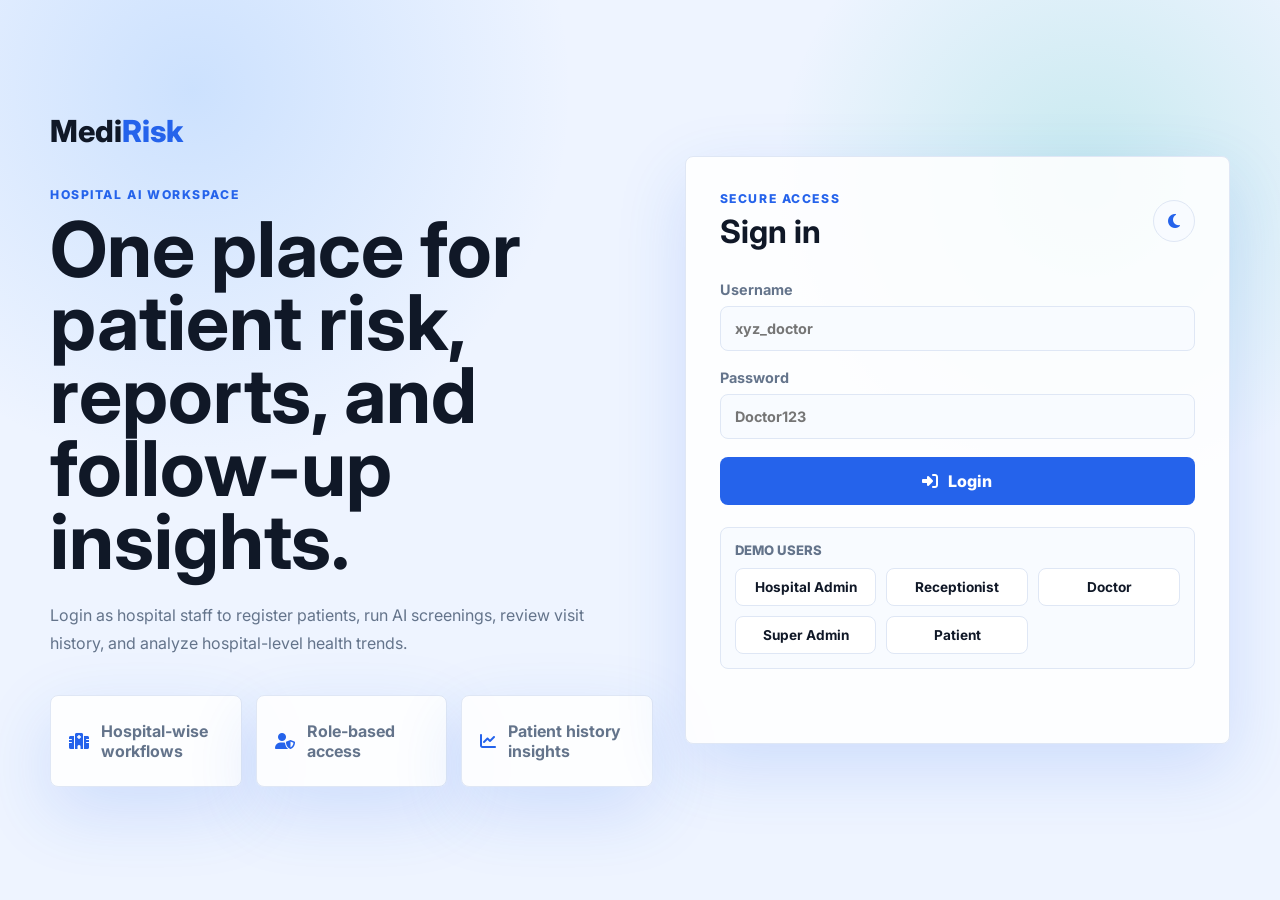
<file: ui/patient.html>
<!DOCTYPE html>
<html lang="en" data-theme="light">
<head>
    <meta charset="UTF-8">
    <meta name="viewport" content="width=device-width, initial-scale=1.0">
    <title>MediRisk - Patient</title>
    <link rel="stylesheet" href="css/patient.css">
</head>
<body>
    <aside>
        <h1>Medi<span>Risk</span></h1>
        <p id="user-name">Patient</p>
        <small id="patient-uid">Patient</small>
        <button data-view="summary" class="active">My Summary</button>
        <button data-view="chat">My Chatbot</button>
        <button id="logout-btn">Logout</button>
    </aside>
    <main>
        <header><div><small>Patient Portal</small><h2 id="page-title">My Summary</h2></div></header>
        <section id="view-summary" class="view active">
            <div class="panel">
                <h3>My Health Summary</h3>
                <div id="patient-summary" class="list"></div>
            </div>
        </section>
        <section id="view-chat" class="view">
            <div class="panel">
                <h3>My Chatbot</h3>
                <p>Open the chatbot with your saved report context.</p>
                <button id="open-chat-btn">Open Chatbot</button>
            </div>
        </section>
    </main>
    <script src="js/hospital-api.js"></script>
    <script src="js/role-common.js"></script>
    <script src="js/patient.js"></script>
</body>
</html>
</file>
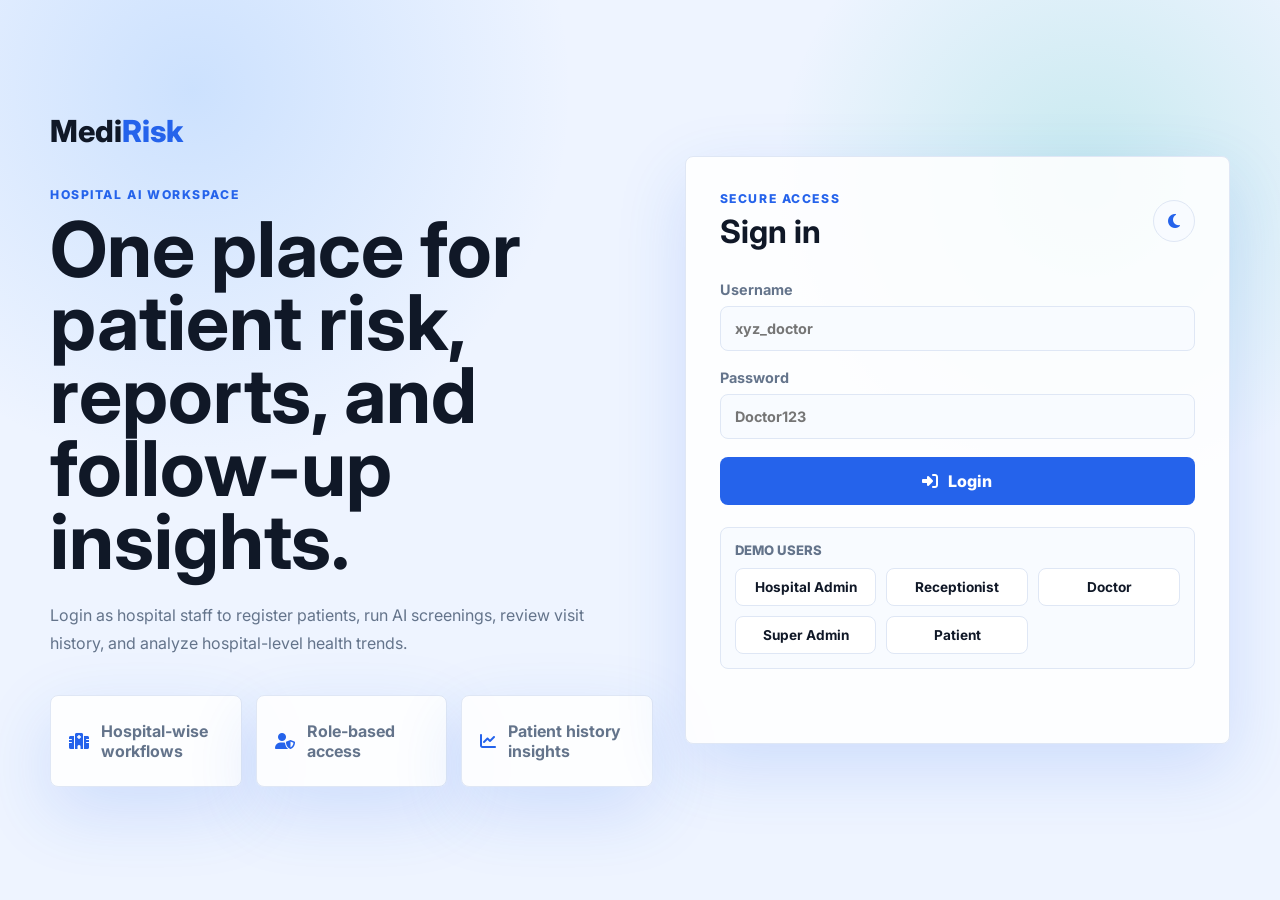
<file: ui/receptionist.html>
<!DOCTYPE html>
<html lang="en" data-theme="light">
<head>
    <meta charset="UTF-8">
    <meta name="viewport" content="width=device-width, initial-scale=1.0">
    <title>MediRisk - Receptionist</title>
    <link rel="stylesheet" href="css/receptionist.css">
</head>
<body>
    <aside>
        <h1>Medi<span>Risk</span></h1>
        <p id="user-name">Receptionist</p>
        <small id="hospital-name">Hospital</small>
        <button data-view="patients" class="active">Patients & Reports</button>
        <button data-view="prediction">Quick Prediction</button>
        <button id="logout-btn">Logout</button>
    </aside>
    <main>
        <header><div><small id="header-hospital">Hospital</small><h2 id="page-title">Register Patients</h2></div></header>
        <section id="view-patients" class="view active">
            <div class="panel">
                <h3>Register Patient</h3>
                <form id="patient-form" class="grid">
                    <label>Full Name<input id="patient-name" required></label>
                    <label>Date of Birth<input id="patient-dob" type="date"></label>
                    <label>Gender<select id="patient-gender"><option value="unknown">Unknown</option><option value="male">Male</option><option value="female">Female</option><option value="other">Other</option></select></label>
                    <label>Phone<input id="patient-phone"></label>
                    <label>Language<select id="patient-language"><option value="en">English</option><option value="te">Telugu</option><option value="hi">Hindi</option></select></label>
                    <label>Address<input id="patient-address"></label>
                    <button type="submit">Register Patient</button>
                </form>
                <p id="patient-message"></p>
            </div>
            <div class="panel">
                <h3>Search Patients</h3>
                <div class="row"><input id="patient-search"><button id="patient-search-btn">Search</button></div>
                <div id="patient-results" class="list"></div>
            </div>
            <div class="panel">
                <h3>Create Patient Report</h3>
                <form id="report-form" class="grid"></form>
                <p id="report-message"></p>
                <div id="report-output" class="list"></div>
            </div>
        </section>
        <section id="view-prediction" class="view">
            <div class="panel">
                <h3>Quick Prediction</h3>
                <p>Run diabetes or simple heart screening without saving a patient report.</p>
                <form id="standalone-prediction-form" class="grid"></form>
                <p id="standalone-prediction-message"></p>
                <div id="standalone-prediction-output" class="list"></div>
            </div>
        </section>
    </main>
    <script src="js/hospital-api.js"></script>
    <script src="js/role-common.js"></script>
    <script src="js/receptionist.js"></script>
</body>
</html>
</file>
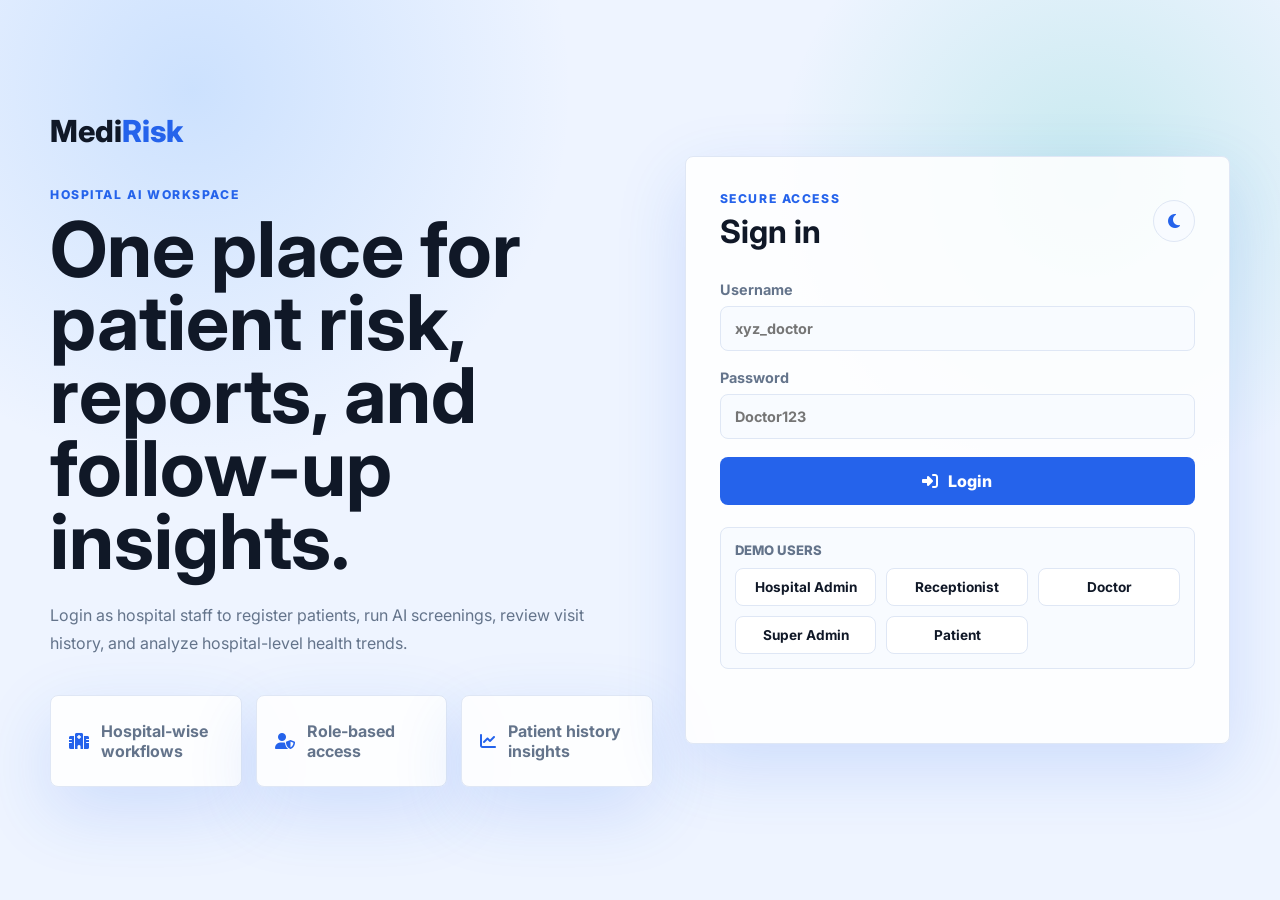
<file: ui/super-admin.html>
<!DOCTYPE html>
<html lang="en" data-theme="light">
<head>
    <meta charset="UTF-8">
    <meta name="viewport" content="width=device-width, initial-scale=1.0">
    <title>MediRisk - Super Admin</title>
    <link rel="stylesheet" href="css/super-admin.css">
    <link rel="stylesheet" href="https://cdnjs.cloudflare.com/ajax/libs/font-awesome/6.4.0/css/all.min.css">
</head>
<body>
    <aside>
        <h1>Medi<span>Risk</span></h1>
        <p id="user-name">Super Admin</p>
        <button data-view="overview" class="active">Overview</button>
        <button data-view="hospitals">Hospitals</button>
        <button data-view="insights">Patient Insights</button>
        <button data-view="portal-access">Patient Portal Access</button>
        <button data-view="activity">Audit Activity</button>
        <button id="logout-btn">Logout</button>
    </aside>
    <main>
        <header>
            <div>
                <small>Global Workspace</small>
                <h2 id="page-title">Overview</h2>
            </div>
            <button id="theme-toggle"><i id="theme-icon" class="fas fa-moon"></i></button>
        </header>
        <section id="view-overview" class="view active">
            <div class="metrics" id="metrics"></div>
        </section>
        <section id="view-hospitals" class="view">
            <h3>Hospital-wise Summary</h3>
            <div id="hospital-list" class="list"></div>
        </section>
        <section id="view-insights" class="view">
            <div class="panel">
                <h3>Patient Insights</h3>
                <div class="row">
                    <input id="insight-patient-id" type="number" min="1" placeholder="Patient ID">
                    <button id="load-insights-btn">Load</button>
                </div>
                <div id="insight-output" class="list"></div>
            </div>
        </section>
        <section id="view-portal-access" class="view">
            <div class="panel">
                <h3>Patient Portal Access</h3>
                <p>View patient username and generate a new temporary password when needed.</p>
                <div class="row">
                    <input id="portal-patient-id" type="number" min="1" placeholder="Patient ID">
                    <button id="load-portal-btn">Load Access</button>
                </div>
                <div id="portal-access-output" class="list"></div>
            </div>
        </section>
        <section id="view-activity" class="view">
            <h3>Recent Activity</h3>
            <div id="activity-list" class="list"></div>
        </section>
    </main>
    <script src="js/hospital-api.js"></script>
    <script src="js/role-common.js"></script>
    <script src="js/super-admin.js"></script>
</body>
</html>
</file>
<file: ui/css/style.css>
* { margin: 0; padding: 0; box-sizing: border-box; }

[data-theme="light"] {
    --primary: #2563eb;
    --primary-light: #eff6ff;
    --primary-glow: rgba(37,99,235,0.15);
    --bg: #e8eeff;
    --bg-card: #ffffff;
    --text: #0f172a;
    --text-soft: #64748b;
    --border: rgba(0,0,0,0.07);
    --shadow: 0 2px 20px rgba(0,0,0,0.06);
    --shadow-hover: 0 10px 40px rgba(37,99,235,0.15);
    --blob-1: rgba(147,197,253,0.7);
    --blob-2: rgba(196,181,253,0.6);
    --blob-3: rgba(165,243,252,0.5);
    --hcc-bg: rgba(15,23,42,0.85);
    --hcc-border: rgba(255,255,255,0.1);
}

[data-theme="dark"] {
    --primary: #4f8ef7;
    --primary-light: rgba(79,142,247,0.1);
    --primary-glow: rgba(79,142,247,0.2);
    --bg: #050d1a;
    --bg-card: #0a1628;
    --text: #ffffff;
    --text-soft: #8892a4;
    --border: rgba(79,142,247,0.15);
    --shadow: 0 2px 20px rgba(0,0,0,0.3);
    --shadow-hover: 0 10px 40px rgba(79,142,247,0.2);
    --blob-1: rgba(79,142,247,0.15);
    --blob-2: rgba(99,102,241,0.12);
    --blob-3: rgba(59,130,246,0.1);
    --hcc-bg: rgba(5,13,26,0.9);
    --hcc-border: rgba(79,142,247,0.2);
}

html { scroll-behavior: smooth; }

body {
    font-family: 'Inter', sans-serif;
    background: var(--bg);
    color: var(--text);
    overflow-x: hidden;
    transition: background 0.4s, color 0.4s;
}

/* ===== BACKGROUND ===== */
.bg-wrap {
    position: fixed;
    inset: 0;
    z-index: 0;
    pointer-events: none;
    overflow: hidden;
}

[data-theme="light"] .bg-wrap {
    background: linear-gradient(135deg, #dde8ff 0%, #e8e0ff 40%, #d8eeff 100%);
}

[data-theme="dark"] .bg-wrap {
    background: linear-gradient(135deg, #050d1a 0%, #07101f 100%);
}

.blob {
    position: absolute;
    border-radius: 50%;
    filter: blur(70px);
    animation: blobFloat 12s ease-in-out infinite alternate;
}

.blob-1 {
    width: 700px; height: 700px;
    background: var(--blob-1);
    top: -200px; right: -150px;
}

.blob-2 {
    width: 600px; height: 600px;
    background: var(--blob-2);
    bottom: -150px; left: -150px;
    animation-delay: 4s;
}

.blob-3 {
    width: 400px; height: 400px;
    background: var(--blob-3);
    top: 30%; left: 30%;
    animation-delay: 8s;
}

@keyframes blobFloat {
    0% { transform: translate(0,0) scale(1); }
    100% { transform: translate(25px,25px) scale(1.08); }
}

/* ===== NAVBAR ===== */
.navbar {
    position: fixed;
    top: 0; width: 100%;
    display: flex;
    justify-content: space-between;
    align-items: center;
    padding: 18px 6%;
    z-index: 1000;
    background: rgba(255,255,255,0.65);
    backdrop-filter: blur(20px);
    border-bottom: 1px solid var(--border);
    transition: all 0.3s;
}

[data-theme="dark"] .navbar {
    background: rgba(5,13,26,0.75);
}

.logo {
    font-size: 1.6rem;
    font-weight: 800;
    color: var(--text);
    letter-spacing: -0.5px;
}

.logo span { color: var(--primary); }

.nav-links {
    display: flex;
    list-style: none;
    align-items: center;
    gap: 35px;
}

.nav-links a {
    text-decoration: none;
    color: var(--text-soft);
    font-size: 0.9rem;
    font-weight: 500;
    transition: color 0.3s;
}

.nav-links a:hover { color: var(--primary); }

.theme-toggle {
    width: 36px; height: 36px;
    border-radius: 50%;
    border: 1px solid var(--border);
    background: var(--bg-card);
    color: var(--primary);
    cursor: pointer;
    display: flex;
    align-items: center;
    justify-content: center;
    font-size: 0.85rem;
    transition: all 0.3s;
    box-shadow: var(--shadow);
}

.theme-toggle:hover {
    background: var(--primary);
    color: white;
}

.btn-nav {
    background: var(--primary) !important;
    color: white !important;
    padding: 10px 22px;
    border-radius: 50px;
    font-weight: 600 !important;
    font-size: 0.88rem !important;
    transition: all 0.3s !important;
    box-shadow: 0 4px 15px var(--primary-glow);
}

.btn-nav:hover {
    transform: translateY(-2px);
    box-shadow: 0 8px 25px var(--primary-glow) !important;
}

/* ===== HERO ===== */
.hero {
    min-height: 100vh;
    display: flex;
    flex-direction: column;
    align-items: center;
    justify-content: center;
    padding: 120px 6% 60px;
    position: relative;
    z-index: 1;
    text-align: center;
}

.hero-badge {
    display: inline-flex;
    align-items: center;
    gap: 8px;
    background: var(--bg-card);
    border: 1px solid var(--border);
    color: var(--primary);
    padding: 8px 20px;
    border-radius: 50px;
    font-size: 0.75rem;
    font-weight: 600;
    letter-spacing: 1px;
    box-shadow: var(--shadow);
    margin-bottom: 30px;
}

.badge-dot {
    width: 7px; height: 7px;
    background: var(--primary);
    border-radius: 50%;
    animation: pulse 2s infinite;
}

@keyframes pulse {
    0% { box-shadow: 0 0 0 0 var(--primary-glow); }
    70% { box-shadow: 0 0 0 8px transparent; }
    100% { box-shadow: 0 0 0 0 transparent; }
}

.hero h1 {
    font-size: 5.5rem;
    font-weight: 900;
    line-height: 1.05;
    letter-spacing: -3px;
    margin-bottom: 20px;
    color: var(--text);
}

.hero h1 span { color: var(--primary); }

.hero > p {
    font-size: 1rem;
    color: var(--text-soft);
    max-width: 500px;
    margin: 0 auto 30px;
    line-height: 1.8;
}

.hero-buttons {
    display: flex;
    gap: 12px;
    justify-content: center;
    margin-bottom: 70px;
}

.btn-primary {
    background: var(--primary);
    color: white;
    padding: 13px 32px;
    border-radius: 50px;
    text-decoration: none;
    font-weight: 700;
    font-size: 0.92rem;
    transition: all 0.3s;
    box-shadow: 0 8px 25px var(--primary-glow);
}

.btn-primary:hover {
    transform: translateY(-3px);
    box-shadow: 0 15px 35px var(--primary-glow);
}

.btn-outline {
    background: var(--bg-card);
    color: var(--text);
    padding: 13px 32px;
    border-radius: 50px;
    text-decoration: none;
    font-weight: 600;
    font-size: 0.92rem;
    transition: all 0.3s;
    border: 1px solid var(--border);
    box-shadow: var(--shadow);
}

.btn-outline:hover {
    border-color: var(--primary);
    color: var(--primary);
    transform: translateY(-3px);
}

/* ===== HERO VISUAL ===== */
.hero-visual-wrap {
    position: relative;
    width: 800px;
    height: 400px;
    max-width: 100%;
}

/* Center Dark Card */
.hero-center-card {
    position: absolute;
    left: 50%;
    top: 50%;
    transform: translate(-50%, -50%);
    width: 340px;
    background: var(--hcc-bg);
    backdrop-filter: blur(30px);
    border: 1px solid var(--hcc-border);
    border-radius: 24px;
    padding: 22px;
    box-shadow: 0 20px 60px rgba(0,0,0,0.3);
    z-index: 2;
}

.hcc-header {
    display: flex;
    justify-content: space-between;
    align-items: center;
    margin-bottom: 18px;
}

.hcc-logo {
    font-size: 1.1rem;
    font-weight: 800;
    color: white;
}

.hcc-logo span { color: #4f8ef7; }

.hcc-status {
    display: flex;
    align-items: center;
    gap: 6px;
    font-size: 0.72rem;
    color: rgba(255,255,255,0.6);
}

.status-dot {
    width: 6px; height: 6px;
    background: #2ECC71;
    border-radius: 50%;
    animation: pulse 2s infinite;
}

.hcc-ecg {
    background: rgba(255,255,255,0.05);
    border-radius: 12px;
    padding: 10px;
    margin-bottom: 15px;
}

#heartbeat {
    width: 100%;
    height: 60px;
}

.hcc-input {
    display: flex;
    justify-content: space-between;
    align-items: center;
    background: rgba(255,255,255,0.08);
    border: 1px solid rgba(255,255,255,0.1);
    border-radius: 50px;
    padding: 10px 12px 10px 18px;
}

.hcc-input span {
    font-size: 0.78rem;
    color: rgba(255,255,255,0.4);
}

.hcc-input button {
    width: 30px; height: 30px;
    background: var(--primary);
    border: none;
    border-radius: 50%;
    color: white;
    font-size: 0.7rem;
    cursor: pointer;
    display: flex;
    align-items: center;
    justify-content: center;
}

/* Floating Elements */
.float-el {
    position: absolute;
    background: var(--bg-card);
    border: 1px solid var(--border);
    border-radius: 16px;
    padding: 12px 16px;
    display: flex;
    align-items: center;
    gap: 12px;
    box-shadow: var(--shadow);
    animation: floatAnim 4s ease-in-out infinite alternate;
    z-index: 3;
}

.fe-1 { top: 20px; left: 20px; animation-delay: 0s; }
.fe-2 { top: 20px; right: 20px; animation-delay: 1s; }
.fe-3 { bottom: 30px; left: 30px; animation-delay: 2s; }

@keyframes floatAnim {
    0% { transform: translateY(0); }
    100% { transform: translateY(-8px); }
}

.fe-icon {
    width: 38px; height: 38px;
    background: var(--primary-light);
    border-radius: 10px;
    display: flex;
    align-items: center;
    justify-content: center;
}

.fe-icon i { color: var(--primary); font-size: 0.9rem; }
.fe-icon.red { background: #fef2f2; }
.fe-icon.red i { color: #ef4444; }
.fe-icon.purple { background: #f5f3ff; }
.fe-icon.purple i { color: #7c3aed; }

[data-theme="dark"] .fe-icon.red { background: rgba(239,68,68,0.1); }
[data-theme="dark"] .fe-icon.purple { background: rgba(124,58,237,0.1); }

.float-el h4 {
    font-size: 0.82rem;
    font-weight: 700;
    color: var(--text);
    margin-bottom: 2px;
}

.float-el p {
    font-size: 0.72rem;
    color: var(--text-soft);
    margin: 0;
}

.float-stat {
    position: absolute;
    background: var(--bg-card);
    border: 1px solid var(--border);
    border-radius: 16px;
    padding: 14px 20px;
    text-align: center;
    box-shadow: var(--shadow);
    animation: floatAnim 4s ease-in-out infinite alternate;
    z-index: 3;
}

.fs-1 { bottom: 20px; right: 120px; animation-delay: 1.5s; }
.fs-2 { bottom: 20px; right: 20px; animation-delay: 0.5s; }

.float-stat h3 {
    font-size: 1.4rem;
    font-weight: 800;
    color: var(--primary);
    letter-spacing: -0.5px;
}

.float-stat p {
    font-size: 0.7rem;
    color: var(--text-soft);
    margin: 0;
}

/* Connector SVG */
.connectors {
    position: absolute;
    inset: 0;
    width: 100%;
    height: 100%;
    z-index: 1;
    pointer-events: none;
}

[data-theme="dark"] .connectors line { stroke: #4f8ef7; }
[data-theme="dark"] .connectors circle { fill: #4f8ef7; }

/* ===== SECTIONS ===== */
.container {
    max-width: 1100px;
    margin: 0 auto;
    padding: 0 6%;
    text-align: center;
}

section {
    padding: 100px 0;
    position: relative;
    z-index: 1;
}

.section-label {
    display: inline-block;
    background: var(--primary-light);
    color: var(--primary);
    padding: 5px 16px;
    border-radius: 50px;
    font-size: 0.68rem;
    font-weight: 700;
    letter-spacing: 2px;
    margin-bottom: 15px;
}

section h2 {
    font-size: 2.8rem;
    font-weight: 800;
    letter-spacing: -1px;
    margin-bottom: 15px;
    color: var(--text);
}

section h2 span { color: var(--primary); }

.section-desc {
    color: var(--text-soft);
    font-size: 0.95rem;
    line-height: 1.8;
    max-width: 550px;
    margin: 0 auto 50px;
}

/* ===== ABOUT ===== */
.about-grid {
    display: flex;
    gap: 20px;
    justify-content: center;
    flex-wrap: wrap;
}

.about-card {
    background: var(--bg-card);
    border: 1px solid var(--border);
    border-radius: 24px;
    padding: 32px 28px;
    width: 280px;
    text-align: left;
    box-shadow: var(--shadow);
    transition: all 0.3s;
}

.about-card:hover {
    transform: translateY(-8px);
    box-shadow: var(--shadow-hover);
    border-color: var(--primary);
}

.about-icon {
    width: 48px; height: 48px;
    background: var(--primary-light);
    border-radius: 14px;
    display: flex;
    align-items: center;
    justify-content: center;
    margin-bottom: 16px;
}

.about-icon i { color: var(--primary); font-size: 1.1rem; }

.about-card h3 {
    font-size: 0.98rem;
    font-weight: 700;
    margin-bottom: 8px;
    color: var(--text);
}

.about-card p {
    font-size: 0.86rem;
    color: var(--text-soft);
    line-height: 1.6;
}

/* ===== FEATURES ===== */
.features-grid {
    display: grid;
    grid-template-columns: repeat(4, 1fr);
    gap: 16px;
    margin-top: 50px;
    text-align: left;
}

.feature-card {
    background: var(--bg-card);
    border: 1px solid var(--border);
    border-radius: 20px;
    padding: 24px;
    box-shadow: var(--shadow);
    transition: all 0.3s;
}

.feature-card:hover {
    transform: translateY(-6px);
    box-shadow: var(--shadow-hover);
    border-color: var(--primary);
}

.feature-top {
    display: flex;
    justify-content: space-between;
    align-items: flex-start;
    margin-bottom: 16px;
}

.feature-icon {
    width: 44px; height: 44px;
    border-radius: 12px;
    display: flex;
    align-items: center;
    justify-content: center;
}

.feature-icon i { font-size: 1rem; color: white; }
.feature-icon.blue { background: #2563eb; }
.feature-icon.red { background: #ef4444; }
.feature-icon.purple { background: #7c3aed; }
.feature-icon.green { background: #16a34a; }

.feature-tag {
    background: var(--primary-light);
    color: var(--primary);
    padding: 3px 10px;
    border-radius: 50px;
    font-size: 0.7rem;
    font-weight: 600;
}

.feature-card h3 {
    font-size: 0.92rem;
    font-weight: 700;
    margin-bottom: 8px;
    color: var(--text);
}

.feature-card p {
    font-size: 0.82rem;
    color: var(--text-soft);
    line-height: 1.6;
}

/* ===== STATS ===== */
.stats-grid {
    display: grid;
    grid-template-columns: repeat(4, 1fr);
    gap: 20px;
    margin-top: 50px;
}

.stat-card {
    background: var(--bg-card);
    border: 1px solid var(--border);
    border-radius: 24px;
    padding: 35px 20px;
    box-shadow: var(--shadow);
    transition: all 0.3s;
}

.stat-card:hover {
    transform: translateY(-8px);
    box-shadow: var(--shadow-hover);
    border-color: var(--primary);
}

.stat-icon {
    width: 48px; height: 48px;
    background: var(--primary-light);
    border-radius: 14px;
    display: flex;
    align-items: center;
    justify-content: center;
    margin: 0 auto 15px;
}

.stat-icon i { color: var(--primary); font-size: 1.1rem; }

.stat-card h2 {
    font-size: 2.5rem;
    font-weight: 900;
    color: var(--primary);
    letter-spacing: -1px;
    margin-bottom: 6px;
}

.stat-card p {
    color: var(--text-soft);
    font-size: 0.82rem;
}

/* ===== FOOTER ===== */
footer {
    border-top: 1px solid var(--border);
    padding: 40px 6%;
    text-align: center;
    position: relative;
    z-index: 1;
    background: var(--bg-card);
}

.footer-inner .logo { font-size: 1.8rem; margin-bottom: 10px; }
.footer-inner p { color: var(--text-soft); font-size: 0.88rem; margin-bottom: 6px; }
.disclaimer { color: #ef4444 !important; font-size: 0.78rem !important; }
</file>
<file: ui/css/chatbot.css>
* { margin: 0; padding: 0; box-sizing: border-box; }

[data-theme="light"] {
    --primary: #2563eb;
    --primary-light: #eff6ff;
    --primary-glow: rgba(37,99,235,0.15);
    --bg: #e8eeff;
    --bg-card: #ffffff;
    --text: #0f172a;
    --text-soft: #64748b;
    --border: rgba(0,0,0,0.07);
    --shadow: 0 2px 20px rgba(0,0,0,0.06);
    --shadow-hover: 0 10px 40px rgba(37,99,235,0.15);
    --success: #16a34a;
    --danger: #dc2626;
    --warning: #d97706;
    --msg-bot: #ffffff;
    --msg-user-text: #ffffff;
}

[data-theme="dark"] {
    --primary: #4f8ef7;
    --primary-light: rgba(79,142,247,0.1);
    --primary-glow: rgba(79,142,247,0.2);
    --bg: #050d1a;
    --bg-card: #0a1628;
    --text: #ffffff;
    --text-soft: #8892a4;
    --border: rgba(79,142,247,0.15);
    --shadow: 0 2px 20px rgba(0,0,0,0.3);
    --shadow-hover: 0 10px 40px rgba(79,142,247,0.2);
    --success: #2ECC71;
    --danger: #E74C3C;
    --warning: #F39C12;
    --msg-bot: #0a1628;
    --msg-user-text: #ffffff;
}

html { scroll-behavior: smooth; }

body {
    font-family: 'Inter', sans-serif;
    background: var(--bg);
    color: var(--text);
    height: 100vh;
    overflow: hidden;
    transition: background 0.4s, color 0.4s;
}

/* ===== BACKGROUND ===== */
.bg-wrap {
    position: fixed;
    inset: 0;
    z-index: 0;
    pointer-events: none;
    overflow: hidden;
}

[data-theme="light"] .bg-wrap {
    background: linear-gradient(135deg, #dde8ff 0%, #e8e0ff 40%, #d8eeff 100%);
}

[data-theme="dark"] .bg-wrap {
    background: linear-gradient(135deg, #050d1a 0%, #07101f 100%);
}

.blob {
    position: absolute;
    border-radius: 50%;
    filter: blur(70px);
    pointer-events: none;
}

.blob-1 {
    width: 500px; height: 500px;
    background: rgba(147,197,253,0.5);
    top: -150px; right: -100px;
}

.blob-2 {
    width: 400px; height: 400px;
    background: rgba(196,181,253,0.4);
    bottom: -100px; left: -100px;
}

[data-theme="dark"] .blob-1 { background: rgba(79,142,247,0.1); }
[data-theme="dark"] .blob-2 { background: rgba(99,102,241,0.08); }

/* ===== NAVBAR ===== */
.navbar {
    position: fixed;
    top: 0; width: 100%;
    display: flex;
    justify-content: space-between;
    align-items: center;
    padding: 15px 5%;
    z-index: 1000;
    background: rgba(255,255,255,0.7);
    backdrop-filter: blur(20px);
    border-bottom: 1px solid var(--border);
    height: 65px;
    transition: all 0.3s;
}

[data-theme="dark"] .navbar {
    background: rgba(5,13,26,0.8);
}

.logo {
    font-size: 1.4rem;
    font-weight: 800;
    color: var(--text);
    text-decoration: none;
    letter-spacing: -0.5px;
}

.logo span { color: var(--primary); }

.nav-center { display: flex; align-items: center; }

.nav-right {
    display: flex;
    align-items: center;
    gap: 10px;
}

.language-select {
    height: 38px;
    padding: 0 12px;
    border: 1px solid var(--border);
    border-radius: 999px;
    background: var(--bg-card);
    color: var(--text);
    font: inherit;
    font-size: 0.82rem;
    font-weight: 600;
    outline: none;
    cursor: pointer;
}

.language-select:focus {
    border-color: var(--primary);
    box-shadow: 0 0 0 3px var(--primary-glow);
}

.nav-status {
    display: flex;
    align-items: center;
    gap: 8px;
    color: var(--text-soft);
    font-size: 0.85rem;
    font-weight: 500;
}

.status-dot {
    width: 7px; height: 7px;
    background: var(--success);
    border-radius: 50%;
    animation: pulse 2s infinite;
}

@keyframes pulse {
    0% { box-shadow: 0 0 0 0 rgba(22,163,74,0.4); }
    70% { box-shadow: 0 0 0 6px transparent; }
    100% { box-shadow: 0 0 0 0 transparent; }
}

.nav-right {
    display: flex;
    align-items: center;
    gap: 12px;
}

.theme-toggle {
    width: 34px; height: 34px;
    border-radius: 50%;
    border: 1px solid var(--border);
    background: var(--bg-card);
    color: var(--primary);
    cursor: pointer;
    display: flex;
    align-items: center;
    justify-content: center;
    font-size: 0.82rem;
    transition: all 0.3s;
    box-shadow: var(--shadow);
}

.theme-toggle:hover {
    background: var(--primary);
    color: white;
}

.btn-back {
    display: flex;
    align-items: center;
    gap: 6px;
    color: var(--text-soft);
    text-decoration: none;
    font-size: 0.85rem;
    font-weight: 500;
    transition: color 0.3s;
}

.btn-back:hover { color: var(--primary); }

/* ===== LAYOUT ===== */
.chat-layout {
    display: flex;
    height: 100vh;
    padding-top: 65px;
    position: relative;
    z-index: 1;
}

/* ===== SIDEBAR ===== */
.sidebar {
    width: 260px;
    background: rgba(255,255,255,0.6);
    backdrop-filter: blur(20px);
    border-right: 1px solid var(--border);
    padding: 20px 14px;
    display: flex;
    flex-direction: column;
    gap: 18px;
    overflow-y: auto;
}

[data-theme="dark"] .sidebar {
    background: rgba(10,22,40,0.6);
}

.btn-new-chat {
    width: 100%;
    background: var(--primary);
    color: white;
    border: none;
    padding: 11px;
    border-radius: 12px;
    font-size: 0.9rem;
    font-weight: 600;
    cursor: pointer;
    display: flex;
    align-items: center;
    justify-content: center;
    gap: 8px;
    transition: all 0.3s;
    font-family: 'Inter', sans-serif;
    box-shadow: 0 4px 15px var(--primary-glow);
}

.btn-new-chat:hover {
    transform: translateY(-2px);
    box-shadow: 0 8px 20px var(--primary-glow);
}

.sidebar-section {
    display: flex;
    flex-direction: column;
    gap: 4px;
}

.sidebar-label {
    font-size: 0.65rem;
    color: var(--text-soft);
    letter-spacing: 2px;
    font-weight: 700;
    padding: 0 8px;
    margin-bottom: 4px;
}

.sidebar-btn {
    width: 100%;
    background: transparent;
    color: var(--text-soft);
    border: 1px solid transparent;
    padding: 9px 12px;
    border-radius: 10px;
    font-size: 0.82rem;
    cursor: pointer;
    display: flex;
    align-items: center;
    gap: 10px;
    transition: all 0.3s;
    font-family: 'Inter', sans-serif;
    text-align: left;
}

.sidebar-btn:hover {
    background: var(--bg-card);
    border-color: var(--border);
    color: var(--text);
    box-shadow: var(--shadow);
    transform: translateX(3px);
}

.sidebar-btn i {
    color: var(--primary);
    width: 15px;
    font-size: 0.85rem;
}

/* ===== CHAT MAIN ===== */
.chat-main {
    flex: 1;
    display: flex;
    flex-direction: column;
    position: relative;
    overflow: hidden;
}

/* ===== MESSAGES ===== */
.chat-messages {
    flex: 1;
    overflow-y: auto;
    padding: 25px 30px;
    display: flex;
    flex-direction: column;
    gap: 18px;
}

.chat-messages::-webkit-scrollbar { width: 4px; }
.chat-messages::-webkit-scrollbar-track { background: transparent; }
.chat-messages::-webkit-scrollbar-thumb {
    background: var(--border);
    border-radius: 2px;
}

.message {
    display: flex;
    gap: 12px;
    max-width: 75%;
    animation: fadeIn 0.3s ease;
}

@keyframes fadeIn {
    from { opacity: 0; transform: translateY(8px); }
    to { opacity: 1; transform: translateY(0); }
}

.bot-message { align-self: flex-start; }
.user-message { align-self: flex-end; flex-direction: row-reverse; }

.message-avatar {
    width: 36px; height: 36px;
    border-radius: 50%;
    background: var(--primary-light);
    border: 1px solid var(--border);
    display: flex;
    align-items: center;
    justify-content: center;
    flex-shrink: 0;
    box-shadow: var(--shadow);
}

.message-avatar i { color: var(--primary); font-size: 0.85rem; }

.user-message .message-avatar {
    background: var(--primary);
    border-color: var(--primary);
}

.user-message .message-avatar i { color: white; }

.message-content {
    display: flex;
    flex-direction: column;
    gap: 4px;
}

.message-bubble {
    background: var(--msg-bot);
    border: 1px solid var(--border);
    padding: 13px 17px;
    border-radius: 18px;
    border-top-left-radius: 4px;
    font-size: 0.88rem;
    line-height: 1.7;
    box-shadow: var(--shadow);
    color: var(--text);
}

.user-message .message-bubble {
    background: var(--primary);
    border-color: var(--primary);
    border-radius: 18px;
    border-top-right-radius: 4px;
    color: white;
    box-shadow: 0 4px 15px var(--primary-glow);
}

.message-bubble p { margin-bottom: 6px; }
.message-bubble p:last-child { margin-bottom: 0; }
.message-bubble ul { padding-left: 18px; margin: 6px 0; }
.message-bubble ul li { margin-bottom: 3px; }

.message-time {
    font-size: 0.68rem;
    color: var(--text-soft);
    padding: 0 4px;
}

.user-message .message-time { text-align: right; }

/* Sources */
.message-sources {
    display: flex;
    flex-wrap: wrap;
    gap: 5px;
    margin-top: 8px;
}

.source-tag {
    background: var(--primary-light);
    color: var(--primary);
    border: 1px solid rgba(37,99,235,0.15);
    padding: 2px 10px;
    border-radius: 20px;
    font-size: 0.68rem;
    font-weight: 500;
}

/* ===== TYPING ===== */
.typing-indicator {
    display: flex;
    gap: 12px;
    align-items: center;
}

.typing-dots {
    display: flex;
    gap: 4px;
    background: var(--msg-bot);
    border: 1px solid var(--border);
    padding: 12px 16px;
    border-radius: 18px;
    border-top-left-radius: 4px;
    box-shadow: var(--shadow);
}

.typing-dots span {
    width: 6px; height: 6px;
    background: var(--primary);
    border-radius: 50%;
    animation: bounce 1.2s infinite;
}

.typing-dots span:nth-child(2) { animation-delay: 0.2s; }
.typing-dots span:nth-child(3) { animation-delay: 0.4s; }

@keyframes bounce {
    0%, 60%, 100% { transform: translateY(0); }
    30% { transform: translateY(-7px); }
}

/* ===== RESULT CARD ===== */
.result-card {
    border-radius: 14px;
    padding: 14px;
    margin-top: 10px;
    background: var(--bg);
    border: 1px solid var(--border);
}

.result-card.danger { border-color: var(--danger); background: rgba(220,38,38,0.04); }
.result-card.success { border-color: var(--success); background: rgba(22,163,74,0.04); }
.result-card.warning { border-color: var(--warning); background: rgba(217,119,6,0.04); }

.result-header {
    display: flex;
    justify-content: space-between;
    align-items: center;
    margin-bottom: 10px;
}

.result-title { font-size: 0.92rem; font-weight: 700; }

.result-badge {
    padding: 3px 10px;
    border-radius: 20px;
    font-size: 0.7rem;
    font-weight: 600;
}

.badge-danger { background: rgba(220,38,38,0.1); color: var(--danger); }
.badge-success { background: rgba(22,163,74,0.1); color: var(--success); }
.badge-warning { background: rgba(217,119,6,0.1); color: var(--warning); }

.result-row {
    display: flex;
    justify-content: space-between;
    padding: 6px 0;
    border-bottom: 1px solid var(--border);
    font-size: 0.82rem;
    gap: 10px;
}

.result-row:last-child { border-bottom: none; }
.result-label { color: var(--text-soft); white-space: nowrap; }
.result-value { font-weight: 600; text-align: right; color: var(--text); }
.result-explanation {
    margin-top: 12px;
    padding-top: 10px;
    border-top: 1px solid var(--border);
}

.explanation-section {
    margin-top: 10px;
}

.explanation-section h4 {
    margin: 0 0 5px;
    font-size: 0.78rem;
    font-weight: 700;
    color: var(--text);
}

.explanation-section p {
    margin: 0;
    font-size: 0.78rem;
    line-height: 1.45;
    color: var(--text-soft);
}

.factor-list,
.next-step-list {
    margin: 0;
    padding-left: 18px;
}

.factor-list li,
.next-step-list li {
    margin-bottom: 8px;
    font-size: 0.78rem;
    line-height: 1.4;
    color: var(--text-soft);
}

.factor-line {
    display: flex;
    align-items: center;
    justify-content: space-between;
    gap: 8px;
}

.factor-name {
    font-weight: 700;
    color: var(--text);
}

.factor-status {
    flex-shrink: 0;
    padding: 2px 7px;
    border-radius: 999px;
    font-size: 0.68rem;
    font-weight: 700;
    text-transform: capitalize;
}

.factor-status.high {
    color: var(--danger);
    background: rgba(220, 38, 38, 0.1);
}

.factor-status.moderate {
    color: var(--warning);
    background: rgba(217, 119, 6, 0.12);
}

.factor-status.normal {
    color: var(--success);
    background: rgba(22, 163, 74, 0.1);
}

.factor-detail {
    margin-top: 3px;
}

/* ===== PREDICT FORM ===== */
.predict-form {
    position: absolute;
    top: 0; left: 0; right: 0; bottom: 80px;
    z-index: 100;
    display: flex;
    flex-direction: column;
    background: rgba(255,255,255,0.9);
    backdrop-filter: blur(20px);
}

[data-theme="dark"] .predict-form {
    background: rgba(5,13,26,0.95);
}

.form-header {
    display: flex;
    justify-content: space-between;
    align-items: center;
    padding: 18px 25px;
    border-bottom: 1px solid var(--border);
}

.form-header h3 {
    font-size: 1.1rem;
    font-weight: 700;
    color: var(--primary);
}

.form-header button {
    background: transparent;
    border: none;
    color: var(--text-soft);
    font-size: 1.1rem;
    cursor: pointer;
    transition: color 0.3s;
    width: 32px; height: 32px;
    border-radius: 8px;
    display: flex;
    align-items: center;
    justify-content: center;
}

.form-header button:hover {
    background: var(--bg);
    color: var(--danger);
}

.form-body {
    flex: 1;
    overflow-y: auto;
    padding: 20px 25px;
    display: grid;
    grid-template-columns: repeat(2, 1fr);
    gap: 14px;
    align-content: start;
}

.form-group {
    display: flex;
    flex-direction: column;
    gap: 5px;
}

.form-group.full-width { grid-column: 1 / -1; }

.form-group label {
    font-size: 0.78rem;
    color: var(--text-soft);
    font-weight: 600;
}

.field-hint {
    font-size: 0.7rem !important;
    color: var(--primary) !important;
    opacity: 0.8;
}

.form-group input,
.form-group select {
    background: var(--bg-card);
    border: 1px solid var(--border);
    color: var(--text);
    padding: 10px 14px;
    border-radius: 10px;
    font-size: 0.85rem;
    font-family: 'Inter', sans-serif;
    transition: all 0.3s;
    box-shadow: var(--shadow);
}

.form-group input:focus,
.form-group select:focus {
    outline: none;
    border-color: var(--primary);
    box-shadow: 0 0 0 3px var(--primary-glow);
}

.form-group select option {
    background: var(--bg-card);
    color: var(--text);
}

/* Gender Selector */
.gender-selector {
    display: flex;
    gap: 10px;
    grid-column: 1 / -1;
}

.gender-btn {
    flex: 1;
    padding: 11px;
    border-radius: 10px;
    border: 1px solid var(--border);
    background: var(--bg-card);
    color: var(--text-soft);
    cursor: pointer;
    font-family: 'Inter', sans-serif;
    font-size: 0.88rem;
    font-weight: 600;
    transition: all 0.3s;
    display: flex;
    align-items: center;
    justify-content: center;
    gap: 8px;
    box-shadow: var(--shadow);
}

.gender-btn:hover,
.gender-btn.active {
    background: var(--primary);
    color: white;
    border-color: var(--primary);
    box-shadow: 0 5px 15px var(--primary-glow);
}

.form-footer {
    padding: 14px 25px;
    border-top: 1px solid var(--border);
    background: rgba(255,255,255,0.5);
}

[data-theme="dark"] .form-footer {
    background: rgba(5,13,26,0.5);
}

.btn-predict {
    width: 100%;
    background: var(--primary);
    color: white;
    border: none;
    padding: 12px;
    border-radius: 12px;
    font-size: 0.95rem;
    font-weight: 700;
    cursor: pointer;
    display: flex;
    align-items: center;
    justify-content: center;
    gap: 8px;
    transition: all 0.3s;
    font-family: 'Inter', sans-serif;
    box-shadow: 0 6px 20px var(--primary-glow);
}

.btn-predict:hover {
    transform: translateY(-2px);
    box-shadow: 0 10px 25px var(--primary-glow);
}

/* ===== INPUT AREA ===== */
.chat-input-area {
    padding: 14px 25px;
    border-top: 1px solid var(--border);
    background: rgba(255,255,255,0.6);
    backdrop-filter: blur(20px);
}

[data-theme="dark"] .chat-input-area {
    background: rgba(5,13,26,0.6);
}

.input-wrapper {
    display: flex;
    gap: 10px;
    align-items: center;
    background: var(--bg-card);
    border: 1px solid var(--border);
    border-radius: 14px;
    padding: 8px 8px 8px 16px;
    transition: all 0.3s;
    box-shadow: var(--shadow);
}

.input-wrapper:focus-within {
    border-color: var(--primary);
    box-shadow: 0 0 0 3px var(--primary-glow);
}

.input-wrapper input {
    flex: 1;
    background: transparent;
    border: none;
    color: var(--text);
    font-size: 0.88rem;
    font-family: 'Inter', sans-serif;
    outline: none;
}

.input-wrapper input::placeholder { color: var(--text-soft); }

.btn-send {
    width: 38px; height: 38px;
    background: var(--primary);
    border: none;
    border-radius: 10px;
    color: white;
    font-size: 0.88rem;
    cursor: pointer;
    transition: all 0.3s;
    display: flex;
    align-items: center;
    justify-content: center;
    box-shadow: 0 4px 12px var(--primary-glow);
}

.btn-send:hover {
    transform: scale(1.05);
    box-shadow: 0 6px 18px var(--primary-glow);
}

.input-disclaimer {
    text-align: center;
    font-size: 0.68rem;
    color: var(--text-soft);
    margin-top: 7px;
}


.heart-mode-actions {
    display: grid;
    gap: 10px;
    margin-top: 12px;
}

.heart-mode-btn {
    display: flex;
    align-items: center;
    gap: 10px;
    width: 100%;
    padding: 11px 12px;
    border: 1px solid var(--border);
    border-radius: 10px;
    background: var(--bg);
    color: var(--text);
    cursor: pointer;
    text-align: left;
}

.heart-mode-btn:hover {
    border-color: var(--primary);
}

.heart-mode-btn i {
    width: 20px;
    color: var(--primary);
}

.heart-mode-btn span {
    display: grid;
    gap: 2px;
}

.heart-mode-btn small {
    color: var(--text-soft);
    font-size: 0.72rem;
    line-height: 1.3;
}
</file>
<file: ui/css/doctor.css>
@import url("role-base.css");
</file>
<file: ui/css/hospital-admin.css>
@import url("role-base.css");
</file>
<file: ui/css/hospital.css>
* { box-sizing: border-box; margin: 0; padding: 0; }

[data-theme="light"] {
    --bg: #eef4ff;
    --panel: #ffffff;
    --panel-soft: #f8fbff;
    --text: #101827;
    --muted: #64748b;
    --line: #dfe7f5;
    --primary: #2563eb;
    --primary-dark: #1d4ed8;
    --good: #059669;
    --warn: #d97706;
    --danger: #dc2626;
    --shadow: 0 24px 70px rgba(37, 99, 235, 0.16);
}

[data-theme="dark"] {
    --bg: #07111f;
    --panel: #0d1b2e;
    --panel-soft: #101f35;
    --text: #f8fafc;
    --muted: #9aa7bb;
    --line: #1e3354;
    --primary: #60a5fa;
    --primary-dark: #3b82f6;
    --good: #34d399;
    --warn: #fbbf24;
    --danger: #f87171;
    --shadow: 0 24px 70px rgba(0, 0, 0, 0.32);
}

body {
    min-height: 100vh;
    background:
        radial-gradient(circle at 15% 10%, rgba(96, 165, 250, 0.24), transparent 28%),
        radial-gradient(circle at 85% 20%, rgba(20, 184, 166, 0.18), transparent 24%),
        var(--bg);
    color: var(--text);
    font-family: Inter, system-ui, -apple-system, BlinkMacSystemFont, "Segoe UI", sans-serif;
}

button, input, select {
    font: inherit;
}

button {
    cursor: pointer;
}

.app-shell {
    min-height: 100vh;
}

.login-shell {
    display: grid;
    grid-template-columns: minmax(0, 1.05fr) minmax(360px, 0.95fr);
    gap: 32px;
    align-items: center;
    width: min(1180px, calc(100% - 40px));
    margin: 0 auto;
    padding: 48px 0;
}

.brand {
    display: inline-flex;
    color: var(--text);
    font-size: 1.9rem;
    font-weight: 800;
    text-decoration: none;
}

.brand span {
    color: var(--primary);
}

.login-info {
    display: flex;
    flex-direction: column;
    gap: 38px;
}

.eyebrow {
    color: var(--primary);
    font-size: 0.76rem;
    font-weight: 800;
    letter-spacing: 0.13em;
    text-transform: uppercase;
}

.login-copy h1 {
    max-width: 650px;
    margin-top: 12px;
    font-size: clamp(2.5rem, 6vw, 5rem);
    line-height: 0.95;
    letter-spacing: 0;
}

.login-copy p:last-child {
    max-width: 560px;
    margin-top: 22px;
    color: var(--muted);
    font-size: 1rem;
    line-height: 1.75;
}

.login-highlights {
    display: grid;
    grid-template-columns: repeat(3, minmax(0, 1fr));
    gap: 14px;
    max-width: 690px;
}

.login-highlights div,
.demo-users,
.login-panel {
    border: 1px solid var(--line);
    background: color-mix(in srgb, var(--panel) 88%, transparent);
    box-shadow: var(--shadow);
}

.login-highlights div {
    display: flex;
    min-height: 92px;
    align-items: center;
    gap: 12px;
    padding: 18px;
    border-radius: 8px;
    color: var(--muted);
    font-weight: 700;
}

.login-highlights i {
    color: var(--primary);
}

.login-panel {
    border-radius: 8px;
    padding: 34px;
}

.panel-top {
    display: flex;
    align-items: center;
    justify-content: space-between;
    gap: 16px;
    margin-bottom: 30px;
}

.panel-top h2 {
    margin-top: 6px;
    font-size: 2rem;
}

.icon-btn {
    width: 42px;
    height: 42px;
    display: grid;
    place-items: center;
    border: 1px solid var(--line);
    border-radius: 50%;
    background: var(--panel-soft);
    color: var(--primary);
}

.login-form {
    display: grid;
    gap: 18px;
}

.login-form label {
    display: grid;
    gap: 8px;
    color: var(--muted);
    font-size: 0.9rem;
    font-weight: 700;
}

.login-form input {
    width: 100%;
    border: 1px solid var(--line);
    border-radius: 8px;
    background: var(--panel-soft);
    color: var(--text);
    padding: 13px 14px;
    outline: none;
}

.login-form input:focus {
    border-color: var(--primary);
}

.primary-btn {
    display: inline-flex;
    align-items: center;
    justify-content: center;
    gap: 10px;
    min-height: 48px;
    border: 0;
    border-radius: 8px;
    background: var(--primary);
    color: #ffffff;
    font-weight: 800;
}

.primary-btn:hover {
    background: var(--primary-dark);
}

.demo-users {
    display: grid;
    grid-template-columns: repeat(3, minmax(0, 1fr));
    gap: 10px;
    margin-top: 22px;
    padding: 14px;
    border-radius: 8px;
    background: var(--panel-soft);
    box-shadow: none;
}

.demo-users p {
    grid-column: 1 / -1;
    color: var(--muted);
    font-size: 0.82rem;
    font-weight: 800;
    text-transform: uppercase;
}

.demo-users button {
    min-height: 38px;
    border: 1px solid var(--line);
    border-radius: 8px;
    background: var(--panel);
    color: var(--text);
    font-size: 0.85rem;
    font-weight: 700;
}

.form-message {
    min-height: 22px;
    margin-top: 18px;
    color: var(--danger);
    font-size: 0.92rem;
    font-weight: 700;
}

.form-message.success {
    color: var(--good);
}

@media (max-width: 900px) {
    .login-shell {
        grid-template-columns: 1fr;
        padding: 28px 0;
    }

    .login-highlights {
        grid-template-columns: 1fr;
    }
}

@media (max-width: 560px) {
    .login-shell {
        width: min(100% - 24px, 1180px);
    }

    .login-panel {
        padding: 24px;
    }

    .demo-users {
        grid-template-columns: 1fr;
    }
}

.dashboard-shell {
    display: grid;
    grid-template-columns: 280px minmax(0, 1fr);
    min-height: 100vh;
}

.dash-sidebar {
    position: sticky;
    top: 0;
    height: 100vh;
    display: flex;
    flex-direction: column;
    gap: 24px;
    border-right: 1px solid var(--line);
    background: color-mix(in srgb, var(--panel) 92%, transparent);
    padding: 26px;
}

.user-card {
    display: flex;
    align-items: center;
    gap: 12px;
    padding: 14px;
    border: 1px solid var(--line);
    border-radius: 8px;
    background: var(--panel-soft);
}

.user-avatar {
    width: 42px;
    height: 42px;
    display: grid;
    place-items: center;
    border-radius: 50%;
    background: var(--primary);
    color: #ffffff;
}

.user-card strong,
.user-card span {
    display: block;
}

.user-card span {
    margin-top: 3px;
    color: var(--muted);
    font-size: 0.82rem;
    text-transform: capitalize;
}

.dash-nav {
    display: grid;
    gap: 8px;
}

.dash-nav button,
.logout-btn,
.secondary-btn {
    min-height: 44px;
    display: inline-flex;
    align-items: center;
    gap: 10px;
    border: 1px solid var(--line);
    border-radius: 8px;
    background: transparent;
    color: var(--muted);
    padding: 0 14px;
    font-weight: 800;
    text-align: left;
}

.dash-nav button.active,
.dash-nav button:hover,
.secondary-btn:hover {
    background: var(--primary);
    color: #ffffff;
    border-color: var(--primary);
}

.logout-btn {
    margin-top: auto;
    color: var(--danger);
}

.dash-main {
    padding: 30px;
}

.dash-header {
    display: flex;
    justify-content: space-between;
    align-items: center;
    gap: 18px;
    margin-bottom: 24px;
}

.dash-header h1 {
    margin-top: 6px;
    font-size: 2rem;
}

.dash-actions {
    display: flex;
    gap: 10px;
    align-items: center;
}

.view-section {
    display: none;
}

.view-section.active {
    display: block;
}

.metric-grid {
    display: grid;
    grid-template-columns: repeat(4, minmax(0, 1fr));
    gap: 14px;
    margin-bottom: 18px;
}

.metric-card,
.data-panel {
    border: 1px solid var(--line);
    border-radius: 8px;
    background: color-mix(in srgb, var(--panel) 92%, transparent);
    box-shadow: var(--shadow);
}

.metric-card {
    min-height: 118px;
    padding: 18px;
}

.metric-card span {
    display: block;
    color: var(--muted);
    font-size: 0.84rem;
    font-weight: 800;
}

.metric-card strong {
    display: block;
    margin-top: 14px;
    font-size: 2rem;
}

.two-column {
    display: grid;
    grid-template-columns: repeat(2, minmax(0, 1fr));
    gap: 18px;
}

.data-panel {
    padding: 20px;
    margin-bottom: 18px;
}

.data-panel h2 {
    font-size: 1.1rem;
    margin-bottom: 14px;
}

.panel-heading {
    display: flex;
    justify-content: space-between;
    gap: 16px;
    align-items: center;
    margin-bottom: 16px;
}

.panel-heading h2 {
    margin: 0;
}

.panel-heading span,
.muted-text {
    color: var(--muted);
    font-size: 0.88rem;
}

.stack-list {
    display: grid;
    gap: 10px;
}

.list-item {
    display: flex;
    justify-content: space-between;
    gap: 14px;
    border: 1px solid var(--line);
    border-radius: 8px;
    background: var(--panel-soft);
    padding: 12px;
}

.list-item strong,
.list-item span {
    display: block;
}

.list-item span {
    margin-top: 3px;
    color: var(--muted);
    font-size: 0.84rem;
}

.badge {
    height: fit-content;
    border-radius: 999px;
    padding: 5px 9px;
    background: var(--primary);
    color: #ffffff;
    font-size: 0.78rem;
    font-weight: 800;
}

.grid-form {
    display: grid;
    grid-template-columns: repeat(3, minmax(0, 1fr));
    gap: 12px;
}

.form-subtitle {
    grid-column: 1 / -1;
    margin-top: 8px;
    color: var(--primary);
    font-size: 0.82rem;
    font-weight: 800;
    letter-spacing: 0.08em;
    text-transform: uppercase;
}

.field {
    display: grid;
    gap: 7px;
    color: var(--muted);
    font-size: 0.86rem;
    font-weight: 800;
}

.grid-form input,
.grid-form select,
.search-row input {
    min-height: 44px;
    border: 1px solid var(--line);
    border-radius: 8px;
    background: var(--panel-soft);
    color: var(--text);
    padding: 0 12px;
    outline: none;
}

.grid-form button {
    min-height: 44px;
}

.search-row {
    display: flex;
    gap: 10px;
    margin-bottom: 14px;
}

.search-row input {
    flex: 1;
}

.insight-output {
    display: grid;
    gap: 12px;
}

.print-actions {
    display: flex;
    justify-content: flex-end;
}

.insight-output ul {
    padding-left: 20px;
    color: var(--muted);
    line-height: 1.7;
}

@media (max-width: 980px) {
    .dashboard-shell {
        grid-template-columns: 1fr;
    }

    .dash-sidebar {
        position: static;
        height: auto;
    }

    .metric-grid,
    .two-column,
    .grid-form {
        grid-template-columns: 1fr;
    }
}
</file>
<file: ui/css/patient.css>
@import url("role-base.css");
</file>
<file: ui/css/receptionist.css>
@import url("role-base.css");
</file>
<file: ui/css/super-admin.css>
@import url("role-base.css");
</file>
